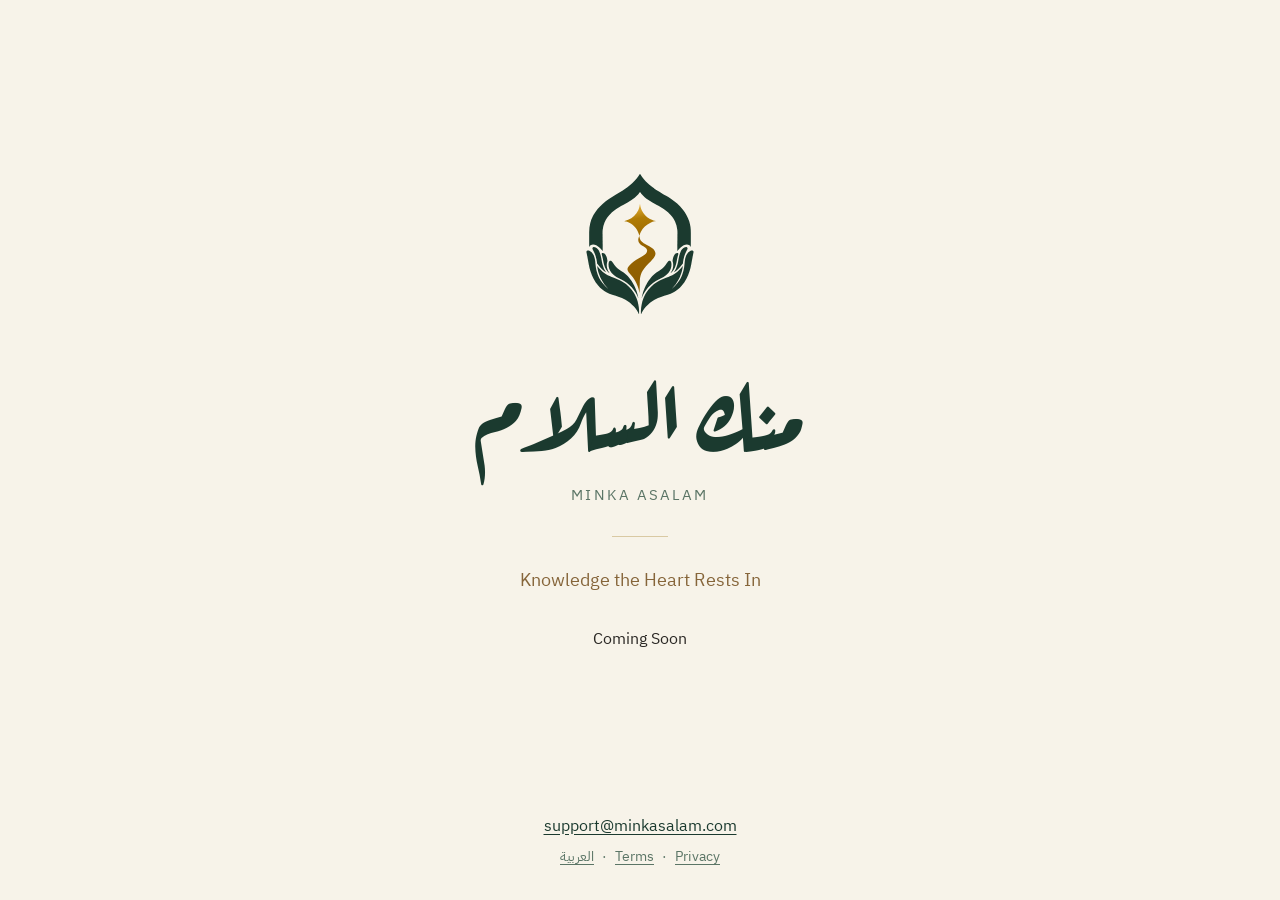
<file: index.html>
<!doctype html>
<html lang="en" dir="ltr">
<head>
<meta charset="utf-8">
<meta name="viewport" content="width=device-width, initial-scale=1">
<title>Minka Asalam · منك السلام</title>
<meta name="description" content="Knowledge the Heart Rests In">
<link rel="canonical" href="https://minkasalam.com/">
<link rel="alternate" hreflang="en" href="https://minkasalam.com/">
<link rel="alternate" hreflang="ar" href="https://minkasalam.com/ar/">
<link rel="alternate" hreflang="x-default" href="https://minkasalam.com/">
<meta property="og:title" content="Minka Asalam · منك السلام">
<meta property="og:description" content="Knowledge the Heart Rests In">
<meta property="og:url" content="https://minkasalam.com/">
<meta property="og:type" content="website">
<meta property="og:image" content="https://minkasalam.com/brand/share.png">
<meta property="og:image:width" content="1200">
<meta property="og:image:height" content="630">
<meta property="og:image:alt" content="Minka Asalam · منك السلام">
<meta name="twitter:card" content="summary_large_image">
<link rel="icon" type="image/png" sizes="32x32" href="/brand/favicon-32.png">
<link rel="icon" type="image/png" sizes="48x48" href="/brand/favicon-48.png">
<link rel="icon" type="image/png" sizes="192x192" href="/brand/icon-192.png">
<link rel="apple-touch-icon" href="/brand/icon-192.png">
<meta name="theme-color" content="#F7F3E9" media="(prefers-color-scheme: light)">
<meta name="theme-color" content="#000B1A" media="(prefers-color-scheme: dark)">
<meta name="color-scheme" content="light dark">
<link rel="preconnect" href="https://fonts.googleapis.com">
<link rel="preconnect" href="https://fonts.gstatic.com" crossorigin>
<link href="https://fonts.googleapis.com/css2?family=Aref+Ruqaa:wght@700&family=IBM+Plex+Sans+Arabic:wght@400;500;700&display=swap" rel="stylesheet">
<link rel="stylesheet" href="/style.css">
</head>
<body class="soon">
<main class="soon-main">
  <picture>
    <source srcset="/brand/mark-on-dark.svg" media="(prefers-color-scheme: dark)">
    <img class="logo" src="/brand/mark-on-cream.svg" width="112" height="112" alt="">
  </picture>
  <h1 class="name" lang="ar" dir="rtl">منك السلام</h1>
  <p class="latin" lang="en">Minka Asalam</p>
  <div class="rule" aria-hidden="true"></div>
  <p class="tag">Knowledge the Heart Rests In</p>
  <p class="when">Coming Soon</p>
</main>
<footer class="soon-foot">
  <p class="mail"><a class="email" href="mailto:support@minkasalam.com" dir="ltr">support@minkasalam.com</a></p>
  <nav class="links">
    <a href="/ar/" lang="ar" hreflang="ar">العربية</a><span aria-hidden="true">·</span>
    <a href="/terms/">Terms</a><span aria-hidden="true">·</span>
    <a href="/privacy/">Privacy</a>
  </nav>
</footer>
</body>
</html>
</file>
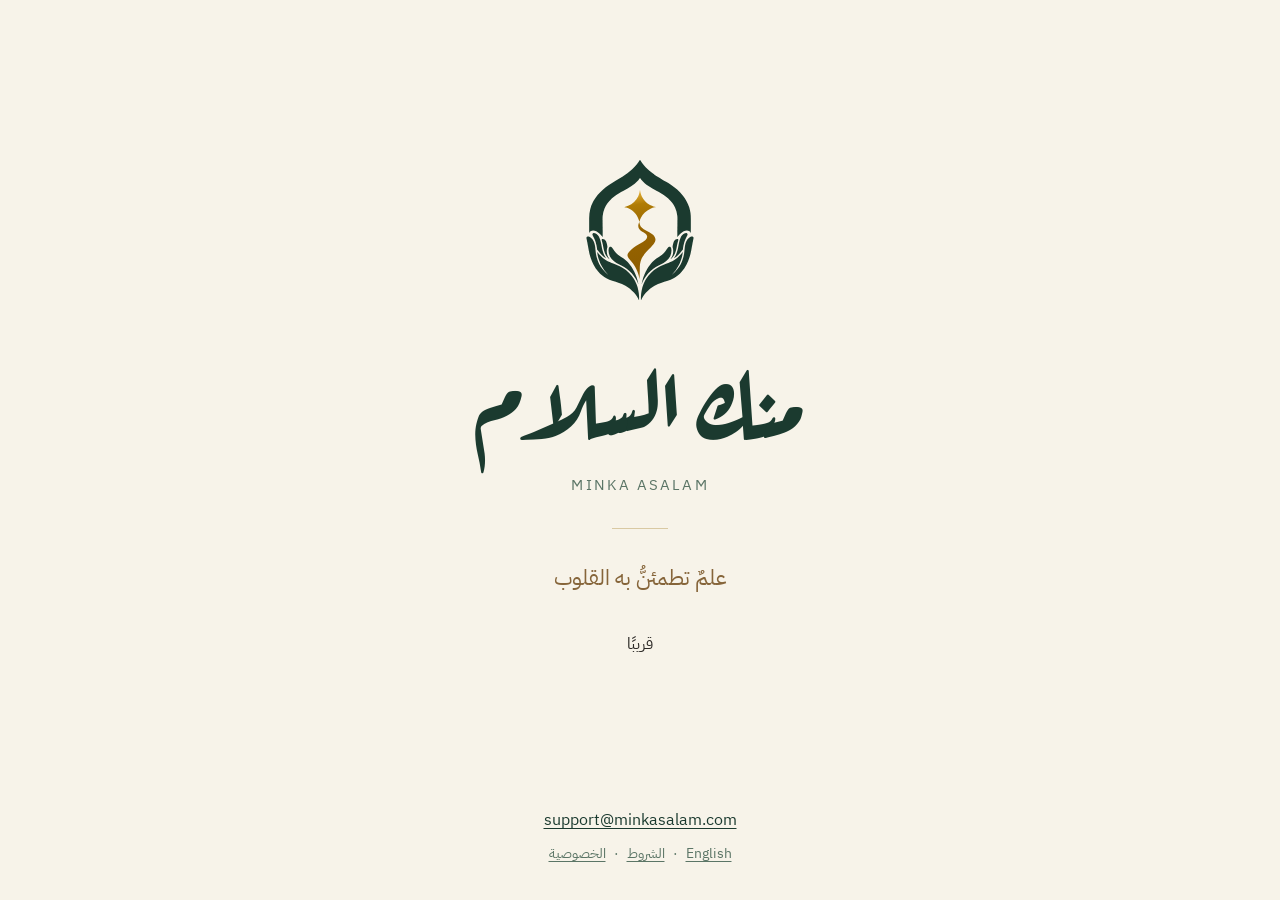
<file: ar/index.html>
<!doctype html>
<html lang="ar" dir="rtl">
<head>
<meta charset="utf-8">
<meta name="viewport" content="width=device-width, initial-scale=1">
<title>منك السلام · Minka Asalam</title>
<meta name="description" content="علمٌ تطمئنُّ به القلوب">
<link rel="canonical" href="https://minkasalam.com/ar/">
<link rel="alternate" hreflang="en" href="https://minkasalam.com/">
<link rel="alternate" hreflang="ar" href="https://minkasalam.com/ar/">
<link rel="alternate" hreflang="x-default" href="https://minkasalam.com/">
<meta property="og:title" content="منك السلام · Minka Asalam">
<meta property="og:description" content="علمٌ تطمئنُّ به القلوب">
<meta property="og:url" content="https://minkasalam.com/ar/">
<meta property="og:type" content="website">
<meta property="og:image" content="https://minkasalam.com/brand/share.png">
<meta property="og:image:width" content="1200">
<meta property="og:image:height" content="630">
<meta property="og:image:alt" content="Minka Asalam · منك السلام">
<meta name="twitter:card" content="summary_large_image">
<link rel="icon" type="image/png" sizes="32x32" href="/brand/favicon-32.png">
<link rel="icon" type="image/png" sizes="48x48" href="/brand/favicon-48.png">
<link rel="icon" type="image/png" sizes="192x192" href="/brand/icon-192.png">
<link rel="apple-touch-icon" href="/brand/icon-192.png">
<meta name="theme-color" content="#F7F3E9" media="(prefers-color-scheme: light)">
<meta name="theme-color" content="#000B1A" media="(prefers-color-scheme: dark)">
<meta name="color-scheme" content="light dark">
<link rel="preconnect" href="https://fonts.googleapis.com">
<link rel="preconnect" href="https://fonts.gstatic.com" crossorigin>
<link href="https://fonts.googleapis.com/css2?family=Aref+Ruqaa:wght@700&family=IBM+Plex+Sans+Arabic:wght@400;500;700&display=swap" rel="stylesheet">
<link rel="stylesheet" href="/style.css">
</head>
<body class="soon">
<main class="soon-main">
  <picture>
    <source srcset="/brand/mark-on-dark.svg" media="(prefers-color-scheme: dark)">
    <img class="logo" src="/brand/mark-on-cream.svg" width="112" height="112" alt="">
  </picture>
  <h1 class="name" lang="ar" dir="rtl">منك السلام</h1>
  <p class="latin" lang="en">Minka Asalam</p>
  <div class="rule" aria-hidden="true"></div>
  <p class="tag">علمٌ تطمئنُّ به القلوب</p>
  <p class="when">قريبًا</p>
</main>
<footer class="soon-foot">
  <p class="mail"><a class="email" href="mailto:support@minkasalam.com" dir="ltr">support@minkasalam.com</a></p>
  <nav class="links">
    <a href="/" lang="en" hreflang="en">English</a><span aria-hidden="true">·</span>
    <a href="/ar/terms/">الشروط</a><span aria-hidden="true">·</span>
    <a href="/ar/privacy/">الخصوصية</a>
  </nav>
</footer>
</body>
</html>
</file>
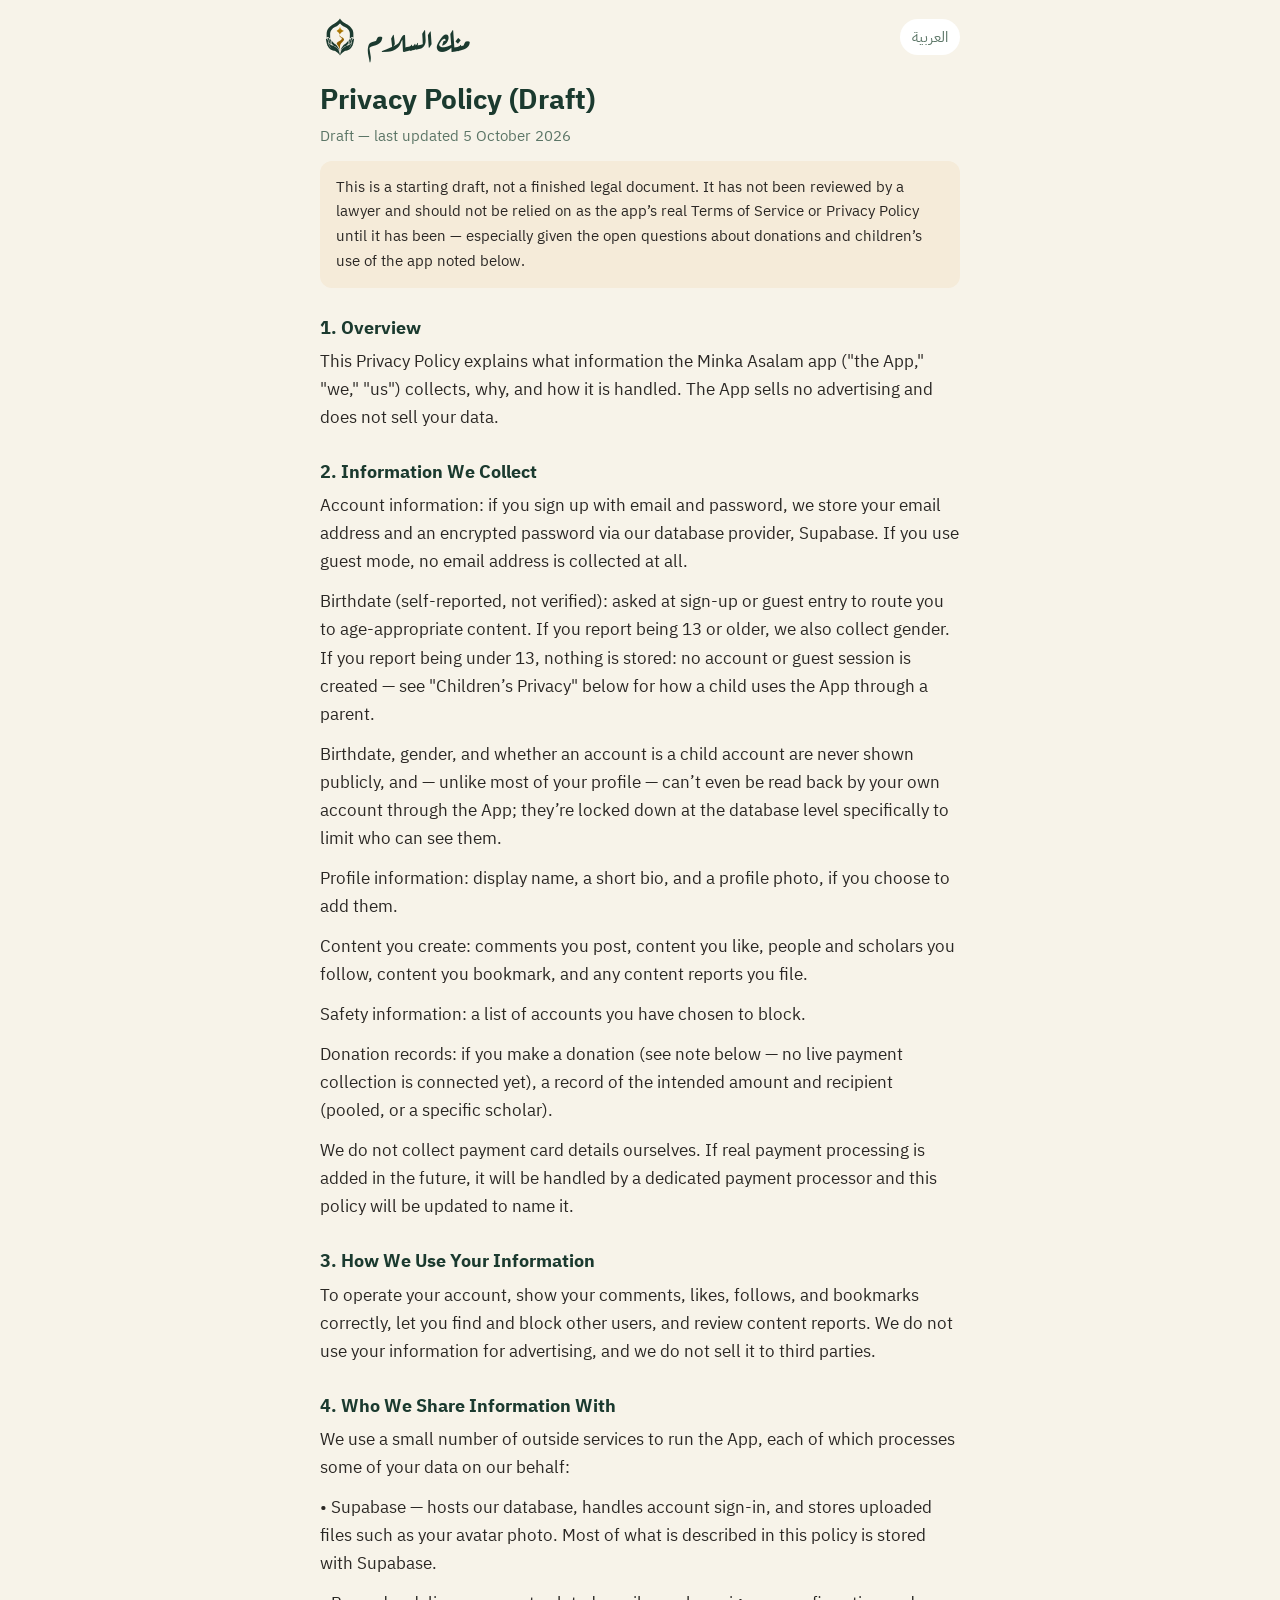
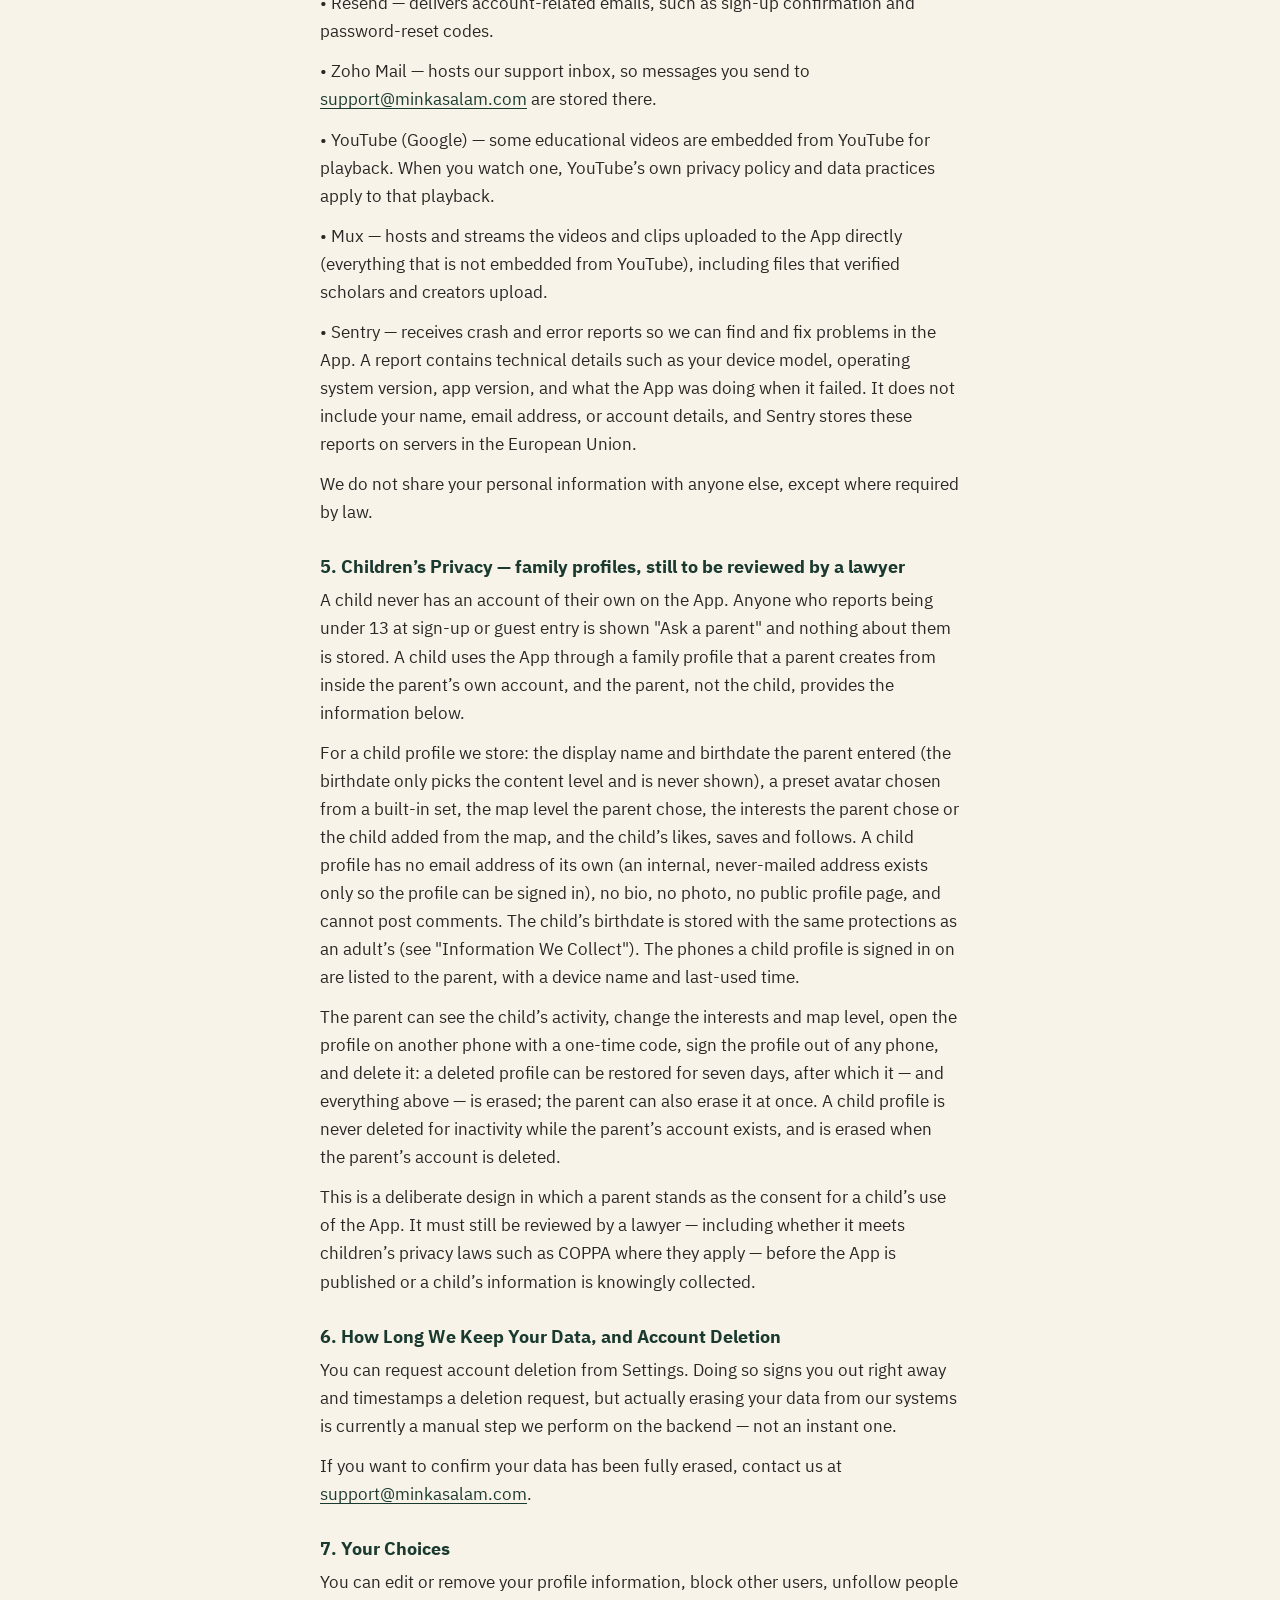
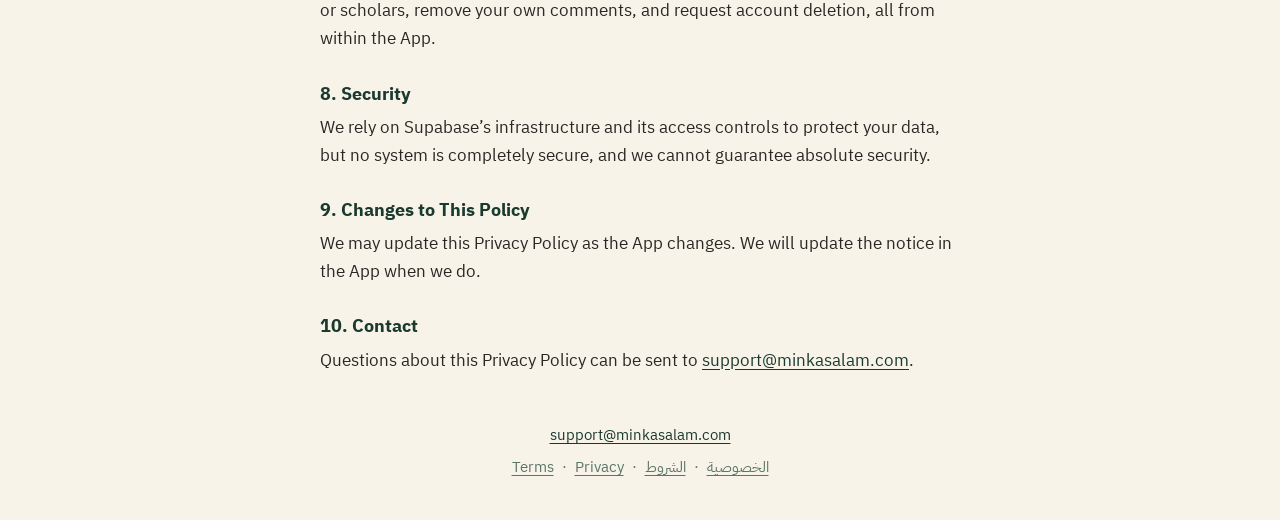
<file: privacy/index.html>
<!doctype html>
<html lang="en" dir="ltr">
<head>
<meta charset="utf-8">
<meta name="viewport" content="width=device-width, initial-scale=1">
<title>Privacy Policy (Draft) · Minka Asalam</title>
<meta name="description" content="Privacy Policy (Draft) · Minka Asalam">
<link rel="canonical" href="https://minkasalam.com/privacy/">
<link rel="alternate" hreflang="en" href="https://minkasalam.com/privacy/">
<link rel="alternate" hreflang="ar" href="https://minkasalam.com/ar/privacy/">
<meta property="og:title" content="Privacy Policy (Draft) · Minka Asalam">
<meta property="og:description" content="Privacy Policy (Draft) · Minka Asalam">
<meta property="og:url" content="https://minkasalam.com/privacy/">
<meta property="og:type" content="website">
<meta property="og:image" content="https://minkasalam.com/brand/share.png">
<meta property="og:image:width" content="1200">
<meta property="og:image:height" content="630">
<meta property="og:image:alt" content="Minka Asalam · منك السلام">
<meta name="twitter:card" content="summary_large_image">
<link rel="icon" type="image/png" sizes="32x32" href="/brand/favicon-32.png">
<link rel="icon" type="image/png" sizes="48x48" href="/brand/favicon-48.png">
<link rel="icon" type="image/png" sizes="192x192" href="/brand/icon-192.png">
<link rel="apple-touch-icon" href="/brand/icon-192.png">
<meta name="theme-color" content="#F7F3E9" media="(prefers-color-scheme: light)">
<meta name="theme-color" content="#000B1A" media="(prefers-color-scheme: dark)">
<meta name="color-scheme" content="light dark">
<link rel="preconnect" href="https://fonts.googleapis.com">
<link rel="preconnect" href="https://fonts.gstatic.com" crossorigin>
<link href="https://fonts.googleapis.com/css2?family=Aref+Ruqaa:wght@700&family=IBM+Plex+Sans+Arabic:wght@400;500;700&display=swap" rel="stylesheet">
<link rel="stylesheet" href="/style.css">
</head>
<body>
<header class="top">
  <a class="mark" href="/" aria-label="Minka Asalam"><picture>
    <source srcset="/brand/mark-on-dark.svg" media="(prefers-color-scheme: dark)">
    <img class="mark-logo" src="/brand/mark-on-cream.svg" width="40" height="40" alt="">
  </picture><span class="mark-ar" lang="ar" dir="rtl">منك السلام</span></a>
  <a class="switch" href="/ar/privacy/" lang="ar" hreflang="ar">العربية</a>
</header>
<main>
<article class="legal">
  <h1>Privacy Policy (Draft)</h1>
  <p class="updated">Draft — last updated 5 October 2026</p>
  <p class="notice">This is a starting draft, not a finished legal document. It has not been reviewed by a lawyer and should not be relied on as the app’s real Terms of Service or Privacy Policy until it has been — especially given the open questions about donations and children’s use of the app noted below.</p>
  <section>
    <h2>1. Overview</h2>
    <p>This Privacy Policy explains what information the Minka Asalam app (&quot;the App,&quot; &quot;we,&quot; &quot;us&quot;) collects, why, and how it is handled. The App sells no advertising and does not sell your data.</p>
  </section>
  <section>
    <h2>2. Information We Collect</h2>
    <p>Account information: if you sign up with email and password, we store your email address and an encrypted password via our database provider, Supabase. If you use guest mode, no email address is collected at all.</p>
    <p>Birthdate (self-reported, not verified): asked at sign-up or guest entry to route you to age-appropriate content. If you report being 13 or older, we also collect gender. If you report being under 13, nothing is stored: no account or guest session is created — see &quot;Children’s Privacy&quot; below for how a child uses the App through a parent.</p>
    <p>Birthdate, gender, and whether an account is a child account are never shown publicly, and — unlike most of your profile — can’t even be read back by your own account through the App; they’re locked down at the database level specifically to limit who can see them.</p>
    <p>Profile information: display name, a short bio, and a profile photo, if you choose to add them.</p>
    <p>Content you create: comments you post, content you like, people and scholars you follow, content you bookmark, and any content reports you file.</p>
    <p>Safety information: a list of accounts you have chosen to block.</p>
    <p>Donation records: if you make a donation (see note below — no live payment collection is connected yet), a record of the intended amount and recipient (pooled, or a specific scholar).</p>
    <p>We do not collect payment card details ourselves. If real payment processing is added in the future, it will be handled by a dedicated payment processor and this policy will be updated to name it.</p>
  </section>
  <section>
    <h2>3. How We Use Your Information</h2>
    <p>To operate your account, show your comments, likes, follows, and bookmarks correctly, let you find and block other users, and review content reports. We do not use your information for advertising, and we do not sell it to third parties.</p>
  </section>
  <section>
    <h2>4. Who We Share Information With</h2>
    <p>We use a small number of outside services to run the App, each of which processes some of your data on our behalf:</p>
    <p>• Supabase — hosts our database, handles account sign-in, and stores uploaded files such as your avatar photo. Most of what is described in this policy is stored with Supabase.</p>
    <p>• Resend — delivers account-related emails, such as sign-up confirmation and password-reset codes.</p>
    <p>• Zoho Mail — hosts our support inbox, so messages you send to <a class="email" href="mailto:support@minkasalam.com" dir="ltr">support@minkasalam.com</a> are stored there.</p>
    <p>• YouTube (Google) — some educational videos are embedded from YouTube for playback. When you watch one, YouTube’s own privacy policy and data practices apply to that playback.</p>
    <p>• Mux — hosts and streams the videos and clips uploaded to the App directly (everything that is not embedded from YouTube), including files that verified scholars and creators upload.</p>
    <p>• Sentry — receives crash and error reports so we can find and fix problems in the App. A report contains technical details such as your device model, operating system version, app version, and what the App was doing when it failed. It does not include your name, email address, or account details, and Sentry stores these reports on servers in the European Union.</p>
    <p>We do not share your personal information with anyone else, except where required by law.</p>
  </section>
  <section>
    <h2>5. Children’s Privacy — family profiles, still to be reviewed by a lawyer</h2>
    <p>A child never has an account of their own on the App. Anyone who reports being under 13 at sign-up or guest entry is shown &quot;Ask a parent&quot; and nothing about them is stored. A child uses the App through a family profile that a parent creates from inside the parent’s own account, and the parent, not the child, provides the information below.</p>
    <p>For a child profile we store: the display name and birthdate the parent entered (the birthdate only picks the content level and is never shown), a preset avatar chosen from a built-in set, the map level the parent chose, the interests the parent chose or the child added from the map, and the child’s likes, saves and follows. A child profile has no email address of its own (an internal, never-mailed address exists only so the profile can be signed in), no bio, no photo, no public profile page, and cannot post comments. The child’s birthdate is stored with the same protections as an adult’s (see &quot;Information We Collect&quot;). The phones a child profile is signed in on are listed to the parent, with a device name and last-used time.</p>
    <p>The parent can see the child’s activity, change the interests and map level, open the profile on another phone with a one-time code, sign the profile out of any phone, and delete it: a deleted profile can be restored for seven days, after which it — and everything above — is erased; the parent can also erase it at once. A child profile is never deleted for inactivity while the parent’s account exists, and is erased when the parent’s account is deleted.</p>
    <p>This is a deliberate design in which a parent stands as the consent for a child’s use of the App. It must still be reviewed by a lawyer — including whether it meets children’s privacy laws such as COPPA where they apply — before the App is published or a child’s information is knowingly collected.</p>
  </section>
  <section>
    <h2>6. How Long We Keep Your Data, and Account Deletion</h2>
    <p>You can request account deletion from Settings. Doing so signs you out right away and timestamps a deletion request, but actually erasing your data from our systems is currently a manual step we perform on the backend — not an instant one.</p>
    <p>If you want to confirm your data has been fully erased, contact us at <a class="email" href="mailto:support@minkasalam.com" dir="ltr">support@minkasalam.com</a>.</p>
  </section>
  <section>
    <h2>7. Your Choices</h2>
    <p>You can edit or remove your profile information, block other users, unfollow people or scholars, remove your own comments, and request account deletion, all from within the App.</p>
  </section>
  <section>
    <h2>8. Security</h2>
    <p>We rely on Supabase’s infrastructure and its access controls to protect your data, but no system is completely secure, and we cannot guarantee absolute security.</p>
  </section>
  <section>
    <h2>9. Changes to This Policy</h2>
    <p>We may update this Privacy Policy as the App changes. We will update the notice in the App when we do.</p>
  </section>
  <section>
    <h2>10. Contact</h2>
    <p>Questions about this Privacy Policy can be sent to <a class="email" href="mailto:support@minkasalam.com" dir="ltr">support@minkasalam.com</a>.</p>
  </section>
</article>
</main>
<footer class="foot">
  <p><a class="email" href="mailto:support@minkasalam.com" dir="ltr">support@minkasalam.com</a></p>
  <nav class="links">
    <a href="/terms/">Terms</a><span aria-hidden="true">·</span>
    <a href="/privacy/">Privacy</a><span aria-hidden="true">·</span>
    <a href="/ar/terms/" lang="ar">الشروط</a><span aria-hidden="true">·</span>
    <a href="/ar/privacy/" lang="ar">الخصوصية</a>
  </nav>
</footer>
</body>
</html>
</file>
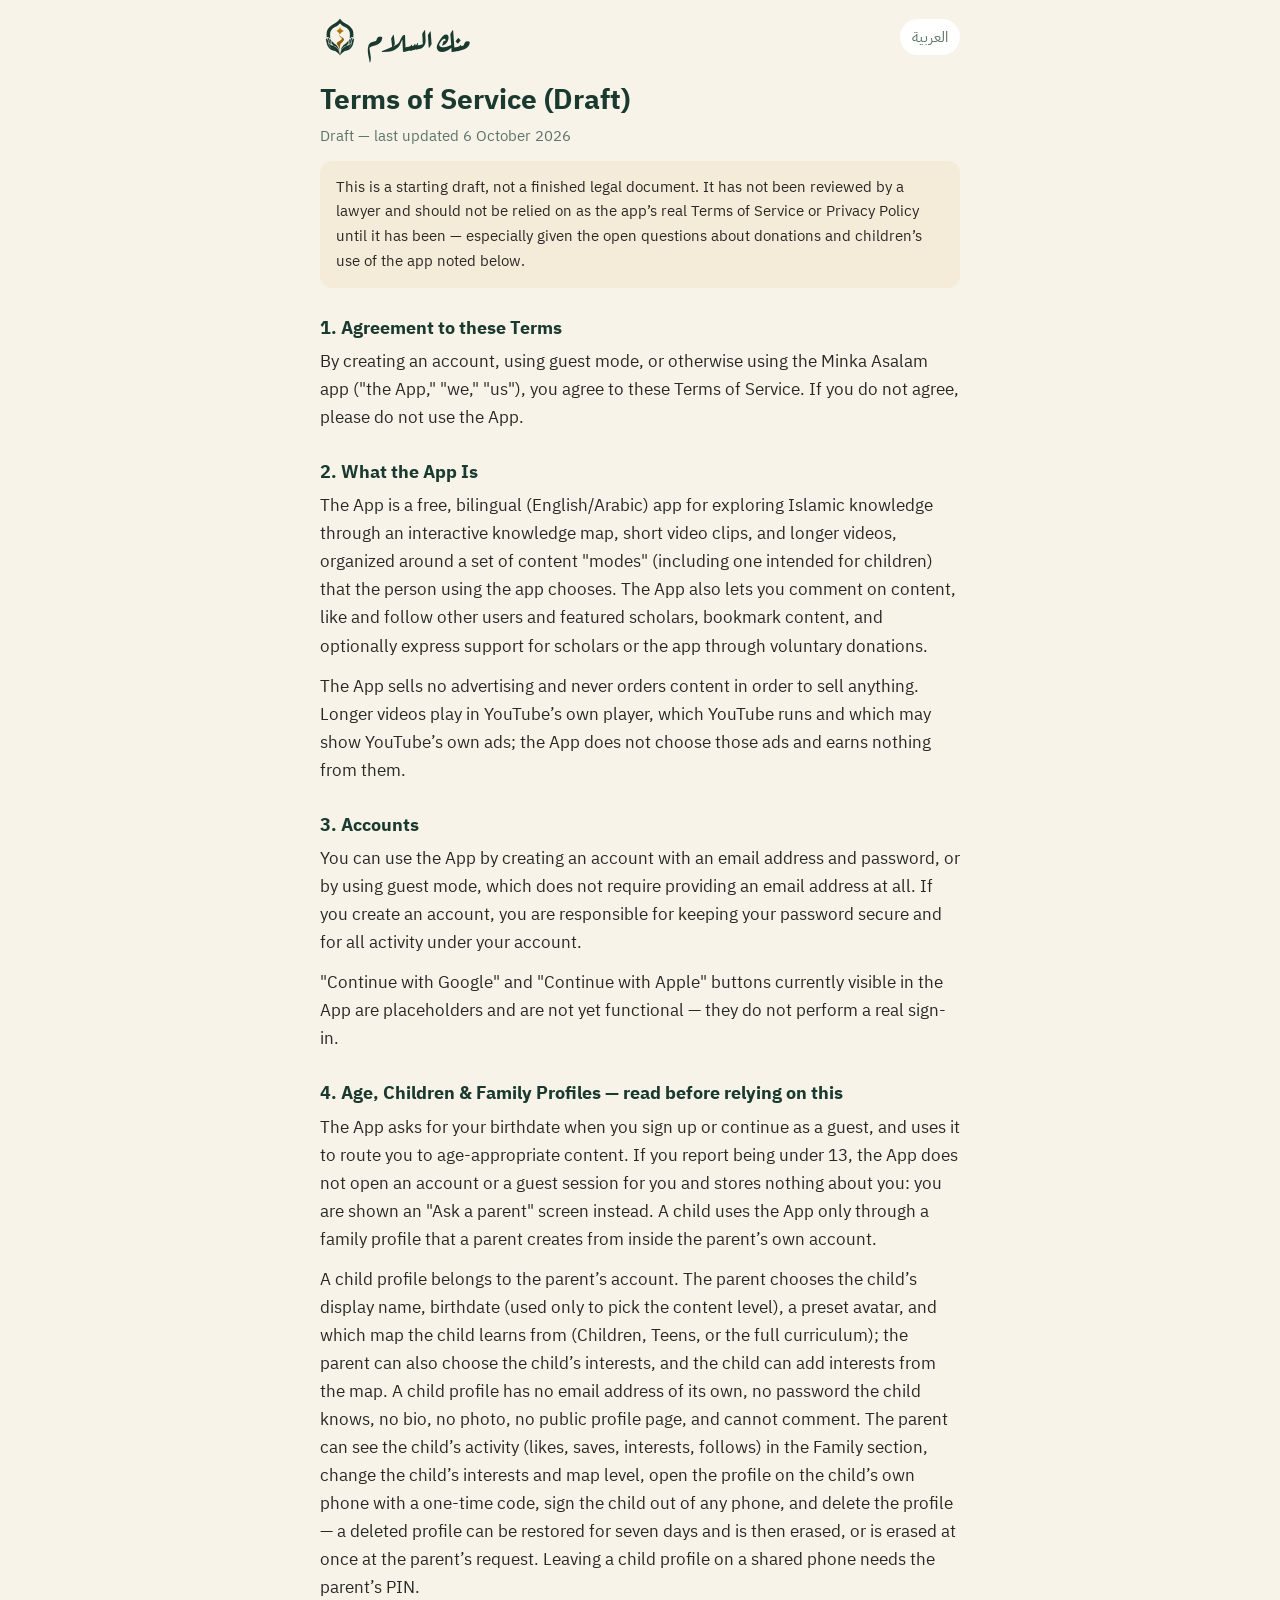
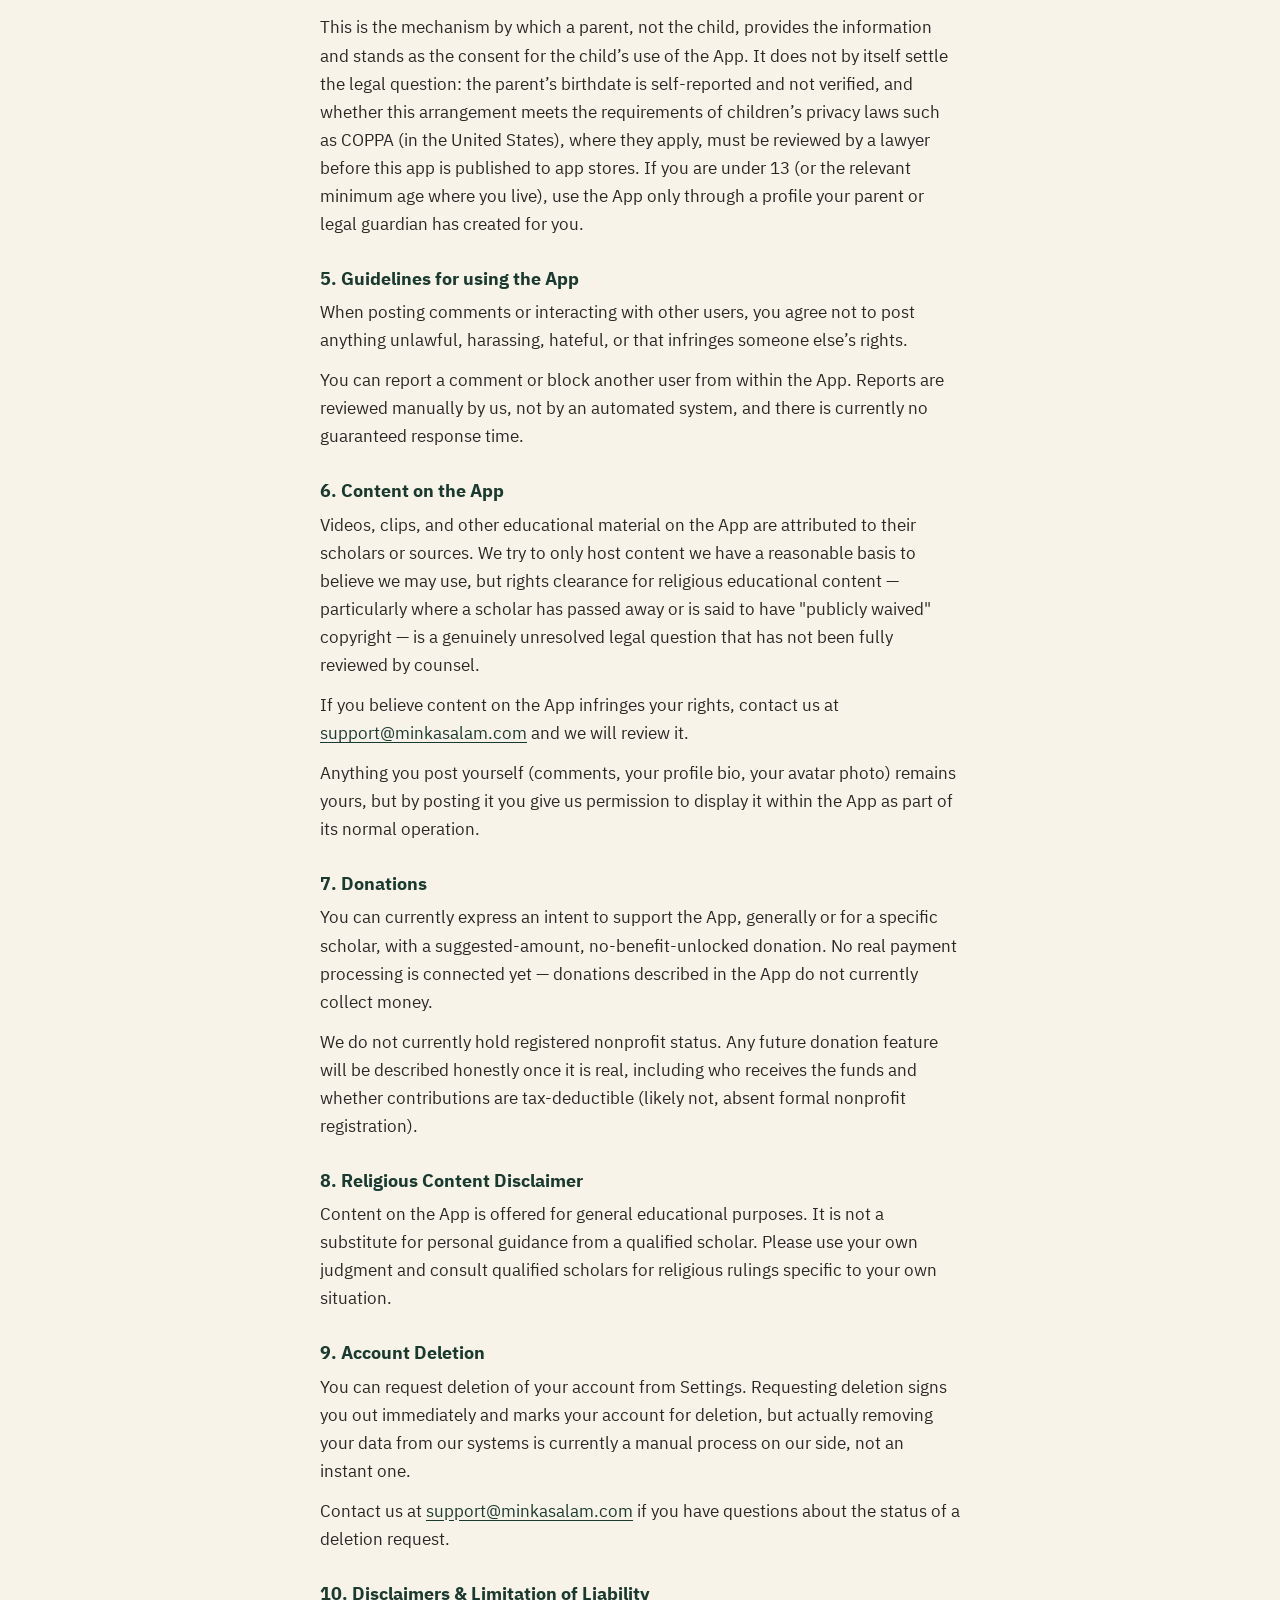
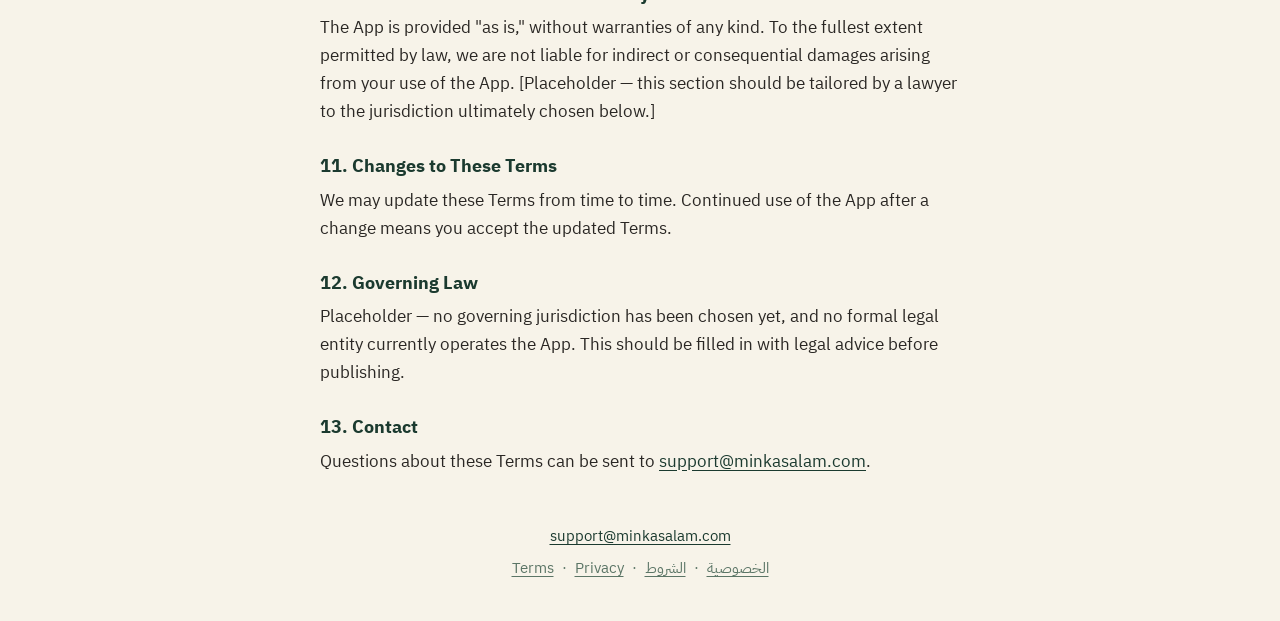
<file: terms/index.html>
<!doctype html>
<html lang="en" dir="ltr">
<head>
<meta charset="utf-8">
<meta name="viewport" content="width=device-width, initial-scale=1">
<title>Terms of Service (Draft) · Minka Asalam</title>
<meta name="description" content="Terms of Service (Draft) · Minka Asalam">
<link rel="canonical" href="https://minkasalam.com/terms/">
<link rel="alternate" hreflang="en" href="https://minkasalam.com/terms/">
<link rel="alternate" hreflang="ar" href="https://minkasalam.com/ar/terms/">
<meta property="og:title" content="Terms of Service (Draft) · Minka Asalam">
<meta property="og:description" content="Terms of Service (Draft) · Minka Asalam">
<meta property="og:url" content="https://minkasalam.com/terms/">
<meta property="og:type" content="website">
<meta property="og:image" content="https://minkasalam.com/brand/share.png">
<meta property="og:image:width" content="1200">
<meta property="og:image:height" content="630">
<meta property="og:image:alt" content="Minka Asalam · منك السلام">
<meta name="twitter:card" content="summary_large_image">
<link rel="icon" type="image/png" sizes="32x32" href="/brand/favicon-32.png">
<link rel="icon" type="image/png" sizes="48x48" href="/brand/favicon-48.png">
<link rel="icon" type="image/png" sizes="192x192" href="/brand/icon-192.png">
<link rel="apple-touch-icon" href="/brand/icon-192.png">
<meta name="theme-color" content="#F7F3E9" media="(prefers-color-scheme: light)">
<meta name="theme-color" content="#000B1A" media="(prefers-color-scheme: dark)">
<meta name="color-scheme" content="light dark">
<link rel="preconnect" href="https://fonts.googleapis.com">
<link rel="preconnect" href="https://fonts.gstatic.com" crossorigin>
<link href="https://fonts.googleapis.com/css2?family=Aref+Ruqaa:wght@700&family=IBM+Plex+Sans+Arabic:wght@400;500;700&display=swap" rel="stylesheet">
<link rel="stylesheet" href="/style.css">
</head>
<body>
<header class="top">
  <a class="mark" href="/" aria-label="Minka Asalam"><picture>
    <source srcset="/brand/mark-on-dark.svg" media="(prefers-color-scheme: dark)">
    <img class="mark-logo" src="/brand/mark-on-cream.svg" width="40" height="40" alt="">
  </picture><span class="mark-ar" lang="ar" dir="rtl">منك السلام</span></a>
  <a class="switch" href="/ar/terms/" lang="ar" hreflang="ar">العربية</a>
</header>
<main>
<article class="legal">
  <h1>Terms of Service (Draft)</h1>
  <p class="updated">Draft — last updated 6 October 2026</p>
  <p class="notice">This is a starting draft, not a finished legal document. It has not been reviewed by a lawyer and should not be relied on as the app’s real Terms of Service or Privacy Policy until it has been — especially given the open questions about donations and children’s use of the app noted below.</p>
  <section>
    <h2>1. Agreement to these Terms</h2>
    <p>By creating an account, using guest mode, or otherwise using the Minka Asalam app (&quot;the App,&quot; &quot;we,&quot; &quot;us&quot;), you agree to these Terms of Service. If you do not agree, please do not use the App.</p>
  </section>
  <section>
    <h2>2. What the App Is</h2>
    <p>The App is a free, bilingual (English/Arabic) app for exploring Islamic knowledge through an interactive knowledge map, short video clips, and longer videos, organized around a set of content &quot;modes&quot; (including one intended for children) that the person using the app chooses. The App also lets you comment on content, like and follow other users and featured scholars, bookmark content, and optionally express support for scholars or the app through voluntary donations.</p>
    <p>The App sells no advertising and never orders content in order to sell anything. Longer videos play in YouTube’s own player, which YouTube runs and which may show YouTube’s own ads; the App does not choose those ads and earns nothing from them.</p>
  </section>
  <section>
    <h2>3. Accounts</h2>
    <p>You can use the App by creating an account with an email address and password, or by using guest mode, which does not require providing an email address at all. If you create an account, you are responsible for keeping your password secure and for all activity under your account.</p>
    <p>&quot;Continue with Google&quot; and &quot;Continue with Apple&quot; buttons currently visible in the App are placeholders and are not yet functional — they do not perform a real sign-in.</p>
  </section>
  <section>
    <h2>4. Age, Children &amp; Family Profiles — read before relying on this</h2>
    <p>The App asks for your birthdate when you sign up or continue as a guest, and uses it to route you to age-appropriate content. If you report being under 13, the App does not open an account or a guest session for you and stores nothing about you: you are shown an &quot;Ask a parent&quot; screen instead. A child uses the App only through a family profile that a parent creates from inside the parent’s own account.</p>
    <p>A child profile belongs to the parent’s account. The parent chooses the child’s display name, birthdate (used only to pick the content level), a preset avatar, and which map the child learns from (Children, Teens, or the full curriculum); the parent can also choose the child’s interests, and the child can add interests from the map. A child profile has no email address of its own, no password the child knows, no bio, no photo, no public profile page, and cannot comment. The parent can see the child’s activity (likes, saves, interests, follows) in the Family section, change the child’s interests and map level, open the profile on the child’s own phone with a one-time code, sign the child out of any phone, and delete the profile — a deleted profile can be restored for seven days and is then erased, or is erased at once at the parent’s request. Leaving a child profile on a shared phone needs the parent’s PIN.</p>
    <p>This is the mechanism by which a parent, not the child, provides the information and stands as the consent for the child’s use of the App. It does not by itself settle the legal question: the parent’s birthdate is self-reported and not verified, and whether this arrangement meets the requirements of children’s privacy laws such as COPPA (in the United States), where they apply, must be reviewed by a lawyer before this app is published to app stores. If you are under 13 (or the relevant minimum age where you live), use the App only through a profile your parent or legal guardian has created for you.</p>
  </section>
  <section>
    <h2>5. Guidelines for using the App</h2>
    <p>When posting comments or interacting with other users, you agree not to post anything unlawful, harassing, hateful, or that infringes someone else’s rights.</p>
    <p>You can report a comment or block another user from within the App. Reports are reviewed manually by us, not by an automated system, and there is currently no guaranteed response time.</p>
  </section>
  <section>
    <h2>6. Content on the App</h2>
    <p>Videos, clips, and other educational material on the App are attributed to their scholars or sources. We try to only host content we have a reasonable basis to believe we may use, but rights clearance for religious educational content — particularly where a scholar has passed away or is said to have &quot;publicly waived&quot; copyright — is a genuinely unresolved legal question that has not been fully reviewed by counsel.</p>
    <p>If you believe content on the App infringes your rights, contact us at <a class="email" href="mailto:support@minkasalam.com" dir="ltr">support@minkasalam.com</a> and we will review it.</p>
    <p>Anything you post yourself (comments, your profile bio, your avatar photo) remains yours, but by posting it you give us permission to display it within the App as part of its normal operation.</p>
  </section>
  <section>
    <h2>7. Donations</h2>
    <p>You can currently express an intent to support the App, generally or for a specific scholar, with a suggested-amount, no-benefit-unlocked donation. No real payment processing is connected yet — donations described in the App do not currently collect money.</p>
    <p>We do not currently hold registered nonprofit status. Any future donation feature will be described honestly once it is real, including who receives the funds and whether contributions are tax-deductible (likely not, absent formal nonprofit registration).</p>
  </section>
  <section>
    <h2>8. Religious Content Disclaimer</h2>
    <p>Content on the App is offered for general educational purposes. It is not a substitute for personal guidance from a qualified scholar. Please use your own judgment and consult qualified scholars for religious rulings specific to your own situation.</p>
  </section>
  <section>
    <h2>9. Account Deletion</h2>
    <p>You can request deletion of your account from Settings. Requesting deletion signs you out immediately and marks your account for deletion, but actually removing your data from our systems is currently a manual process on our side, not an instant one.</p>
    <p>Contact us at <a class="email" href="mailto:support@minkasalam.com" dir="ltr">support@minkasalam.com</a> if you have questions about the status of a deletion request.</p>
  </section>
  <section>
    <h2>10. Disclaimers &amp; Limitation of Liability</h2>
    <p>The App is provided &quot;as is,&quot; without warranties of any kind. To the fullest extent permitted by law, we are not liable for indirect or consequential damages arising from your use of the App. [Placeholder — this section should be tailored by a lawyer to the jurisdiction ultimately chosen below.]</p>
  </section>
  <section>
    <h2>11. Changes to These Terms</h2>
    <p>We may update these Terms from time to time. Continued use of the App after a change means you accept the updated Terms.</p>
  </section>
  <section>
    <h2>12. Governing Law</h2>
    <p>Placeholder — no governing jurisdiction has been chosen yet, and no formal legal entity currently operates the App. This should be filled in with legal advice before publishing.</p>
  </section>
  <section>
    <h2>13. Contact</h2>
    <p>Questions about these Terms can be sent to <a class="email" href="mailto:support@minkasalam.com" dir="ltr">support@minkasalam.com</a>.</p>
  </section>
</article>
</main>
<footer class="foot">
  <p><a class="email" href="mailto:support@minkasalam.com" dir="ltr">support@minkasalam.com</a></p>
  <nav class="links">
    <a href="/terms/">Terms</a><span aria-hidden="true">·</span>
    <a href="/privacy/">Privacy</a><span aria-hidden="true">·</span>
    <a href="/ar/terms/" lang="ar">الشروط</a><span aria-hidden="true">·</span>
    <a href="/ar/privacy/" lang="ar">الخصوصية</a>
  </nav>
</footer>
</body>
</html>
</file>
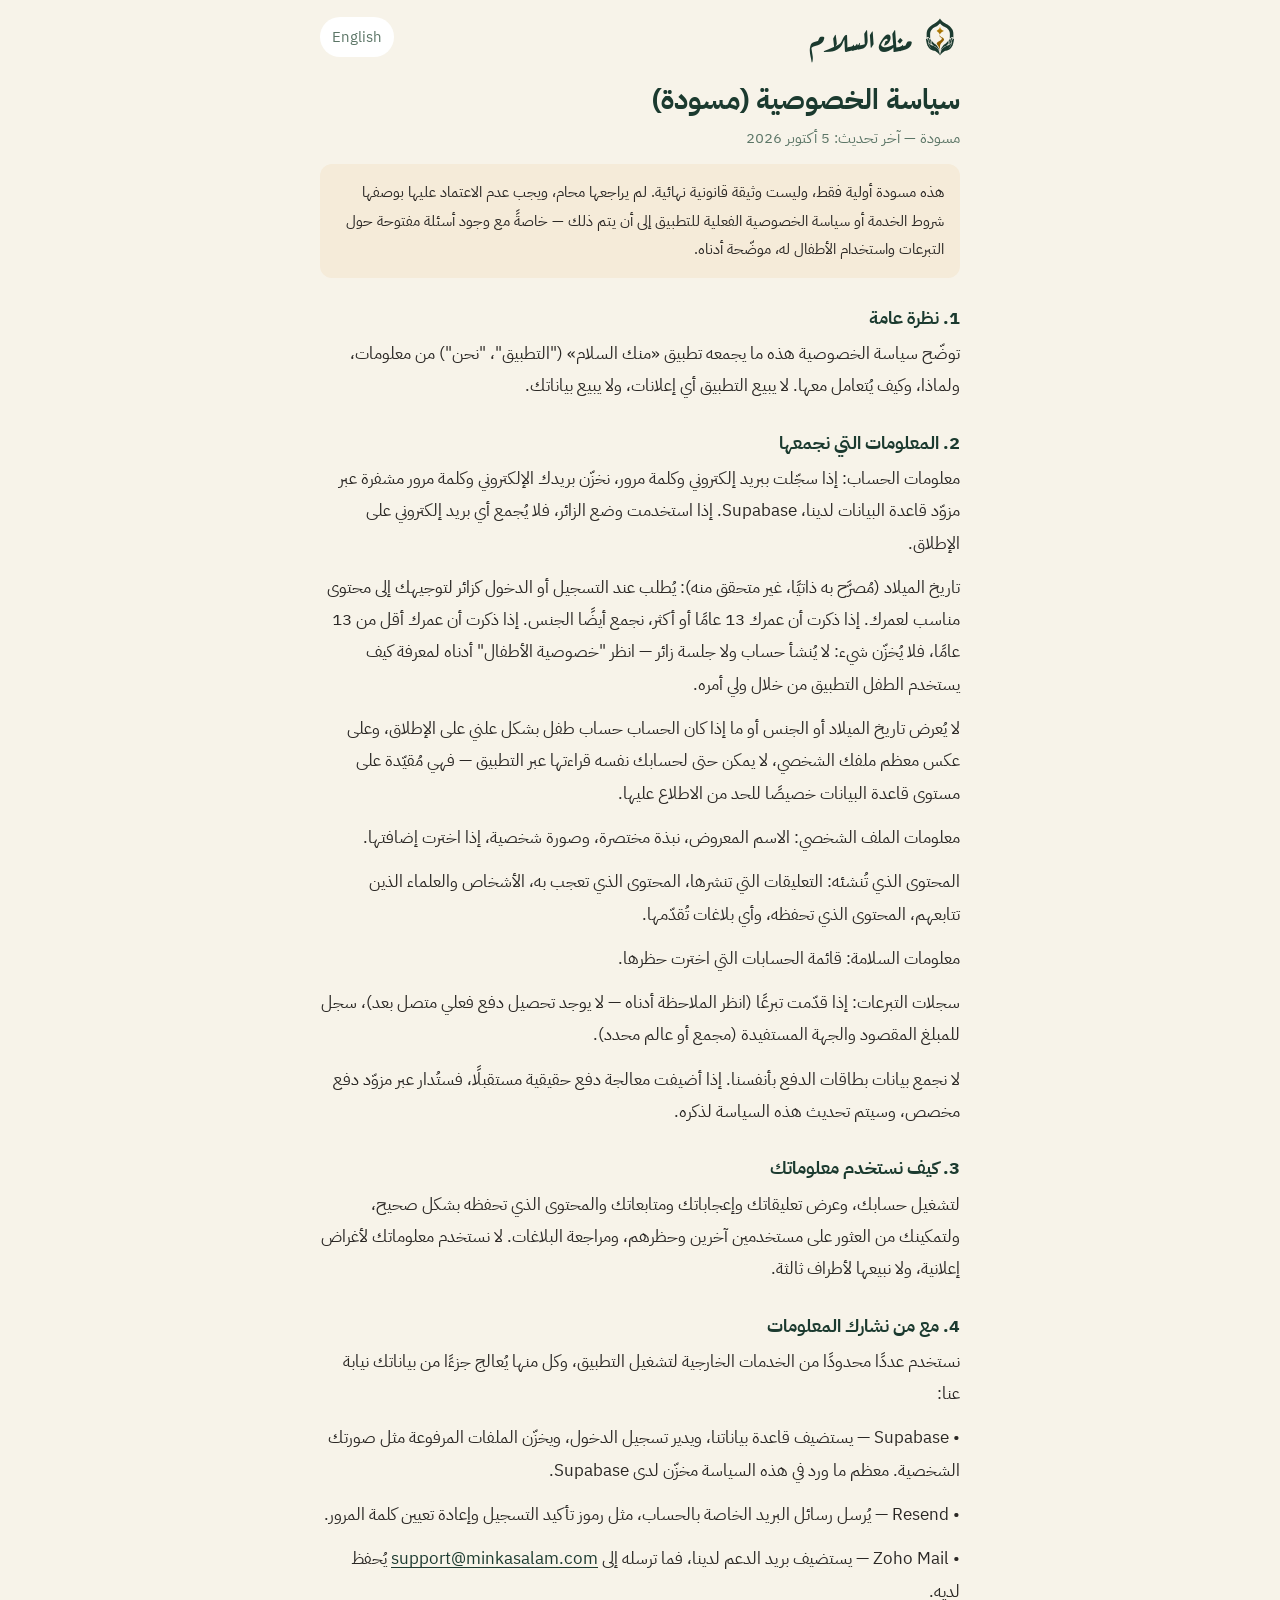
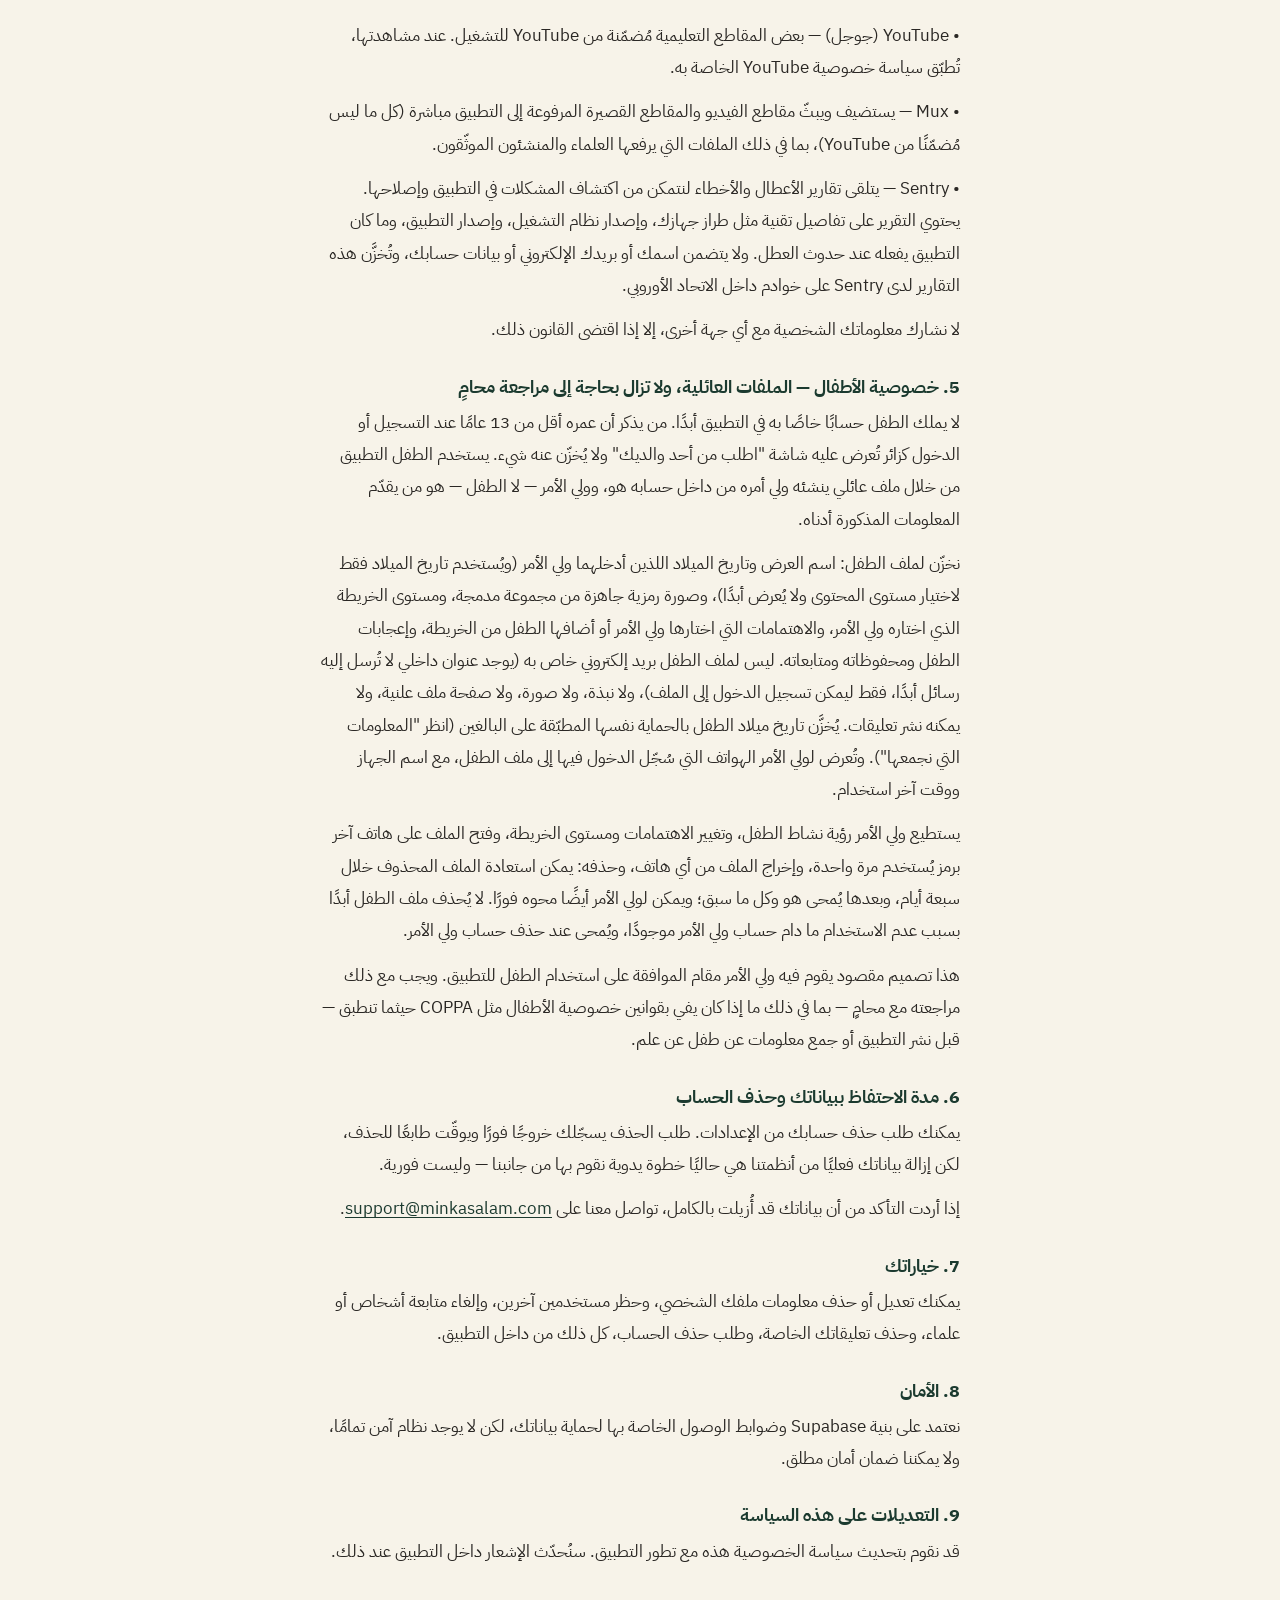
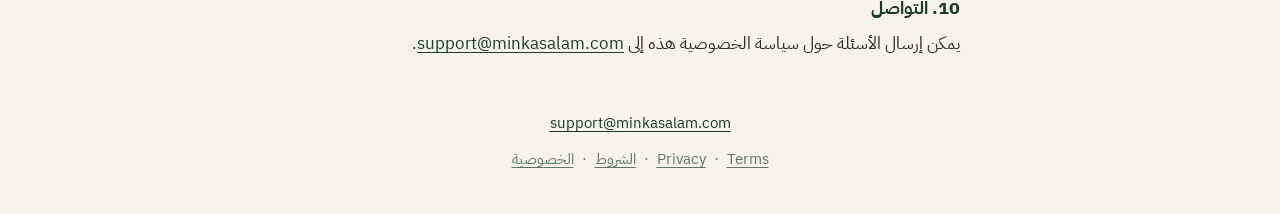
<file: ar/privacy/index.html>
<!doctype html>
<html lang="ar" dir="rtl">
<head>
<meta charset="utf-8">
<meta name="viewport" content="width=device-width, initial-scale=1">
<title>سياسة الخصوصية (مسودة) · منك السلام</title>
<meta name="description" content="سياسة الخصوصية (مسودة) · منك السلام">
<link rel="canonical" href="https://minkasalam.com/ar/privacy/">
<link rel="alternate" hreflang="en" href="https://minkasalam.com/privacy/">
<link rel="alternate" hreflang="ar" href="https://minkasalam.com/ar/privacy/">
<meta property="og:title" content="سياسة الخصوصية (مسودة) · منك السلام">
<meta property="og:description" content="سياسة الخصوصية (مسودة) · منك السلام">
<meta property="og:url" content="https://minkasalam.com/ar/privacy/">
<meta property="og:type" content="website">
<meta property="og:image" content="https://minkasalam.com/brand/share.png">
<meta property="og:image:width" content="1200">
<meta property="og:image:height" content="630">
<meta property="og:image:alt" content="Minka Asalam · منك السلام">
<meta name="twitter:card" content="summary_large_image">
<link rel="icon" type="image/png" sizes="32x32" href="/brand/favicon-32.png">
<link rel="icon" type="image/png" sizes="48x48" href="/brand/favicon-48.png">
<link rel="icon" type="image/png" sizes="192x192" href="/brand/icon-192.png">
<link rel="apple-touch-icon" href="/brand/icon-192.png">
<meta name="theme-color" content="#F7F3E9" media="(prefers-color-scheme: light)">
<meta name="theme-color" content="#000B1A" media="(prefers-color-scheme: dark)">
<meta name="color-scheme" content="light dark">
<link rel="preconnect" href="https://fonts.googleapis.com">
<link rel="preconnect" href="https://fonts.gstatic.com" crossorigin>
<link href="https://fonts.googleapis.com/css2?family=Aref+Ruqaa:wght@700&family=IBM+Plex+Sans+Arabic:wght@400;500;700&display=swap" rel="stylesheet">
<link rel="stylesheet" href="/style.css">
</head>
<body>
<header class="top">
  <a class="mark" href="/ar/" aria-label="Minka Asalam"><picture>
    <source srcset="/brand/mark-on-dark.svg" media="(prefers-color-scheme: dark)">
    <img class="mark-logo" src="/brand/mark-on-cream.svg" width="40" height="40" alt="">
  </picture><span class="mark-ar" lang="ar" dir="rtl">منك السلام</span></a>
  <a class="switch" href="/privacy/" lang="en" hreflang="en">English</a>
</header>
<main>
<article class="legal">
  <h1>سياسة الخصوصية (مسودة)</h1>
  <p class="updated">مسودة — آخر تحديث: 5 أكتوبر 2026</p>
  <p class="notice">هذه مسودة أولية فقط، وليست وثيقة قانونية نهائية. لم يراجعها محام، ويجب عدم الاعتماد عليها بوصفها شروط الخدمة أو سياسة الخصوصية الفعلية للتطبيق إلى أن يتم ذلك — خاصةً مع وجود أسئلة مفتوحة حول التبرعات واستخدام الأطفال له، موضّحة أدناه.</p>
  <section>
    <h2>1. نظرة عامة</h2>
    <p>توضّح سياسة الخصوصية هذه ما يجمعه تطبيق «منك السلام» (&quot;التطبيق&quot;، &quot;نحن&quot;) من معلومات، ولماذا، وكيف يُتعامل معها. لا يبيع التطبيق أي إعلانات، ولا يبيع بياناتك.</p>
  </section>
  <section>
    <h2>2. المعلومات التي نجمعها</h2>
    <p>معلومات الحساب: إذا سجّلت ببريد إلكتروني وكلمة مرور، نخزّن بريدك الإلكتروني وكلمة مرور مشفرة عبر مزوّد قاعدة البيانات لدينا، Supabase. إذا استخدمت وضع الزائر، فلا يُجمع أي بريد إلكتروني على الإطلاق.</p>
    <p>تاريخ الميلاد (مُصرَّح به ذاتيًا، غير متحقق منه): يُطلب عند التسجيل أو الدخول كزائر لتوجيهك إلى محتوى مناسب لعمرك. إذا ذكرت أن عمرك 13 عامًا أو أكثر، نجمع أيضًا الجنس. إذا ذكرت أن عمرك أقل من 13 عامًا، فلا يُخزّن شيء: لا يُنشأ حساب ولا جلسة زائر — انظر &quot;خصوصية الأطفال&quot; أدناه لمعرفة كيف يستخدم الطفل التطبيق من خلال ولي أمره.</p>
    <p>لا يُعرض تاريخ الميلاد أو الجنس أو ما إذا كان الحساب حساب طفل بشكل علني على الإطلاق، وعلى عكس معظم ملفك الشخصي، لا يمكن حتى لحسابك نفسه قراءتها عبر التطبيق — فهي مُقيّدة على مستوى قاعدة البيانات خصيصًا للحد من الاطلاع عليها.</p>
    <p>معلومات الملف الشخصي: الاسم المعروض، نبذة مختصرة، وصورة شخصية، إذا اخترت إضافتها.</p>
    <p>المحتوى الذي تُنشئه: التعليقات التي تنشرها، المحتوى الذي تعجب به، الأشخاص والعلماء الذين تتابعهم، المحتوى الذي تحفظه، وأي بلاغات تُقدّمها.</p>
    <p>معلومات السلامة: قائمة الحسابات التي اخترت حظرها.</p>
    <p>سجلات التبرعات: إذا قدّمت تبرعًا (انظر الملاحظة أدناه — لا يوجد تحصيل دفع فعلي متصل بعد)، سجل للمبلغ المقصود والجهة المستفيدة (مجمع أو عالم محدد).</p>
    <p>لا نجمع بيانات بطاقات الدفع بأنفسنا. إذا أضيفت معالجة دفع حقيقية مستقبلًا، فستُدار عبر مزوّد دفع مخصص، وسيتم تحديث هذه السياسة لذكره.</p>
  </section>
  <section>
    <h2>3. كيف نستخدم معلوماتك</h2>
    <p>لتشغيل حسابك، وعرض تعليقاتك وإعجاباتك ومتابعاتك والمحتوى الذي تحفظه بشكل صحيح، ولتمكينك من العثور على مستخدمين آخرين وحظرهم، ومراجعة البلاغات. لا نستخدم معلوماتك لأغراض إعلانية، ولا نبيعها لأطراف ثالثة.</p>
  </section>
  <section>
    <h2>4. مع من نشارك المعلومات</h2>
    <p>نستخدم عددًا محدودًا من الخدمات الخارجية لتشغيل التطبيق، وكل منها يُعالج جزءًا من بياناتك نيابة عنا:</p>
    <p>• Supabase — يستضيف قاعدة بياناتنا، ويدير تسجيل الدخول، ويخزّن الملفات المرفوعة مثل صورتك الشخصية. معظم ما ورد في هذه السياسة مخزّن لدى Supabase.</p>
    <p>• Resend — يُرسل رسائل البريد الخاصة بالحساب، مثل رموز تأكيد التسجيل وإعادة تعيين كلمة المرور.</p>
    <p>• Zoho Mail — يستضيف بريد الدعم لدينا، فما ترسله إلى <a class="email" href="mailto:support@minkasalam.com" dir="ltr">support@minkasalam.com</a> يُحفظ لديه.</p>
    <p>• YouTube (جوجل) — بعض المقاطع التعليمية مُضمّنة من YouTube للتشغيل. عند مشاهدتها، تُطبّق سياسة خصوصية YouTube الخاصة به.</p>
    <p>• Mux — يستضيف ويبثّ مقاطع الفيديو والمقاطع القصيرة المرفوعة إلى التطبيق مباشرة (كل ما ليس مُضمّنًا من YouTube)، بما في ذلك الملفات التي يرفعها العلماء والمنشئون الموثّقون.</p>
    <p>• Sentry — يتلقى تقارير الأعطال والأخطاء لنتمكن من اكتشاف المشكلات في التطبيق وإصلاحها. يحتوي التقرير على تفاصيل تقنية مثل طراز جهازك، وإصدار نظام التشغيل، وإصدار التطبيق، وما كان التطبيق يفعله عند حدوث العطل. ولا يتضمن اسمك أو بريدك الإلكتروني أو بيانات حسابك، وتُخزَّن هذه التقارير لدى Sentry على خوادم داخل الاتحاد الأوروبي.</p>
    <p>لا نشارك معلوماتك الشخصية مع أي جهة أخرى، إلا إذا اقتضى القانون ذلك.</p>
  </section>
  <section>
    <h2>5. خصوصية الأطفال — الملفات العائلية، ولا تزال بحاجة إلى مراجعة محامٍ</h2>
    <p>لا يملك الطفل حسابًا خاصًا به في التطبيق أبدًا. من يذكر أن عمره أقل من 13 عامًا عند التسجيل أو الدخول كزائر تُعرض عليه شاشة &quot;اطلب من أحد والديك&quot; ولا يُخزّن عنه شيء. يستخدم الطفل التطبيق من خلال ملف عائلي ينشئه ولي أمره من داخل حسابه هو، وولي الأمر — لا الطفل — هو من يقدّم المعلومات المذكورة أدناه.</p>
    <p>نخزّن لملف الطفل: اسم العرض وتاريخ الميلاد اللذين أدخلهما ولي الأمر (ويُستخدم تاريخ الميلاد فقط لاختيار مستوى المحتوى ولا يُعرض أبدًا)، وصورة رمزية جاهزة من مجموعة مدمجة، ومستوى الخريطة الذي اختاره ولي الأمر، والاهتمامات التي اختارها ولي الأمر أو أضافها الطفل من الخريطة، وإعجابات الطفل ومحفوظاته ومتابعاته. ليس لملف الطفل بريد إلكتروني خاص به (يوجد عنوان داخلي لا تُرسل إليه رسائل أبدًا، فقط ليمكن تسجيل الدخول إلى الملف)، ولا نبذة، ولا صورة، ولا صفحة ملف علنية، ولا يمكنه نشر تعليقات. يُخزَّن تاريخ ميلاد الطفل بالحماية نفسها المطبّقة على البالغين (انظر &quot;المعلومات التي نجمعها&quot;). وتُعرض لولي الأمر الهواتف التي سُجّل الدخول فيها إلى ملف الطفل، مع اسم الجهاز ووقت آخر استخدام.</p>
    <p>يستطيع ولي الأمر رؤية نشاط الطفل، وتغيير الاهتمامات ومستوى الخريطة، وفتح الملف على هاتف آخر برمز يُستخدم مرة واحدة، وإخراج الملف من أي هاتف، وحذفه: يمكن استعادة الملف المحذوف خلال سبعة أيام، وبعدها يُمحى هو وكل ما سبق؛ ويمكن لولي الأمر أيضًا محوه فورًا. لا يُحذف ملف الطفل أبدًا بسبب عدم الاستخدام ما دام حساب ولي الأمر موجودًا، ويُمحى عند حذف حساب ولي الأمر.</p>
    <p>هذا تصميم مقصود يقوم فيه ولي الأمر مقام الموافقة على استخدام الطفل للتطبيق. ويجب مع ذلك مراجعته مع محامٍ — بما في ذلك ما إذا كان يفي بقوانين خصوصية الأطفال مثل COPPA حيثما تنطبق — قبل نشر التطبيق أو جمع معلومات عن طفل عن علم.</p>
  </section>
  <section>
    <h2>6. مدة الاحتفاظ ببياناتك وحذف الحساب</h2>
    <p>يمكنك طلب حذف حسابك من الإعدادات. طلب الحذف يسجّلك خروجًا فورًا ويوقّت طابعًا للحذف، لكن إزالة بياناتك فعليًا من أنظمتنا هي حاليًا خطوة يدوية نقوم بها من جانبنا — وليست فورية.</p>
    <p>إذا أردت التأكد من أن بياناتك قد أُزيلت بالكامل، تواصل معنا على <a class="email" href="mailto:support@minkasalam.com" dir="ltr">support@minkasalam.com</a>.</p>
  </section>
  <section>
    <h2>7. خياراتك</h2>
    <p>يمكنك تعديل أو حذف معلومات ملفك الشخصي، وحظر مستخدمين آخرين، وإلغاء متابعة أشخاص أو علماء، وحذف تعليقاتك الخاصة، وطلب حذف الحساب، كل ذلك من داخل التطبيق.</p>
  </section>
  <section>
    <h2>8. الأمان</h2>
    <p>نعتمد على بنية Supabase وضوابط الوصول الخاصة بها لحماية بياناتك، لكن لا يوجد نظام آمن تمامًا، ولا يمكننا ضمان أمان مطلق.</p>
  </section>
  <section>
    <h2>9. التعديلات على هذه السياسة</h2>
    <p>قد نقوم بتحديث سياسة الخصوصية هذه مع تطور التطبيق. سنُحدّث الإشعار داخل التطبيق عند ذلك.</p>
  </section>
  <section>
    <h2>10. التواصل</h2>
    <p>يمكن إرسال الأسئلة حول سياسة الخصوصية هذه إلى <a class="email" href="mailto:support@minkasalam.com" dir="ltr">support@minkasalam.com</a>.</p>
  </section>
</article>
</main>
<footer class="foot">
  <p><a class="email" href="mailto:support@minkasalam.com" dir="ltr">support@minkasalam.com</a></p>
  <nav class="links">
    <a href="/terms/">Terms</a><span aria-hidden="true">·</span>
    <a href="/privacy/">Privacy</a><span aria-hidden="true">·</span>
    <a href="/ar/terms/" lang="ar">الشروط</a><span aria-hidden="true">·</span>
    <a href="/ar/privacy/" lang="ar">الخصوصية</a>
  </nav>
</footer>
</body>
</html>
</file>
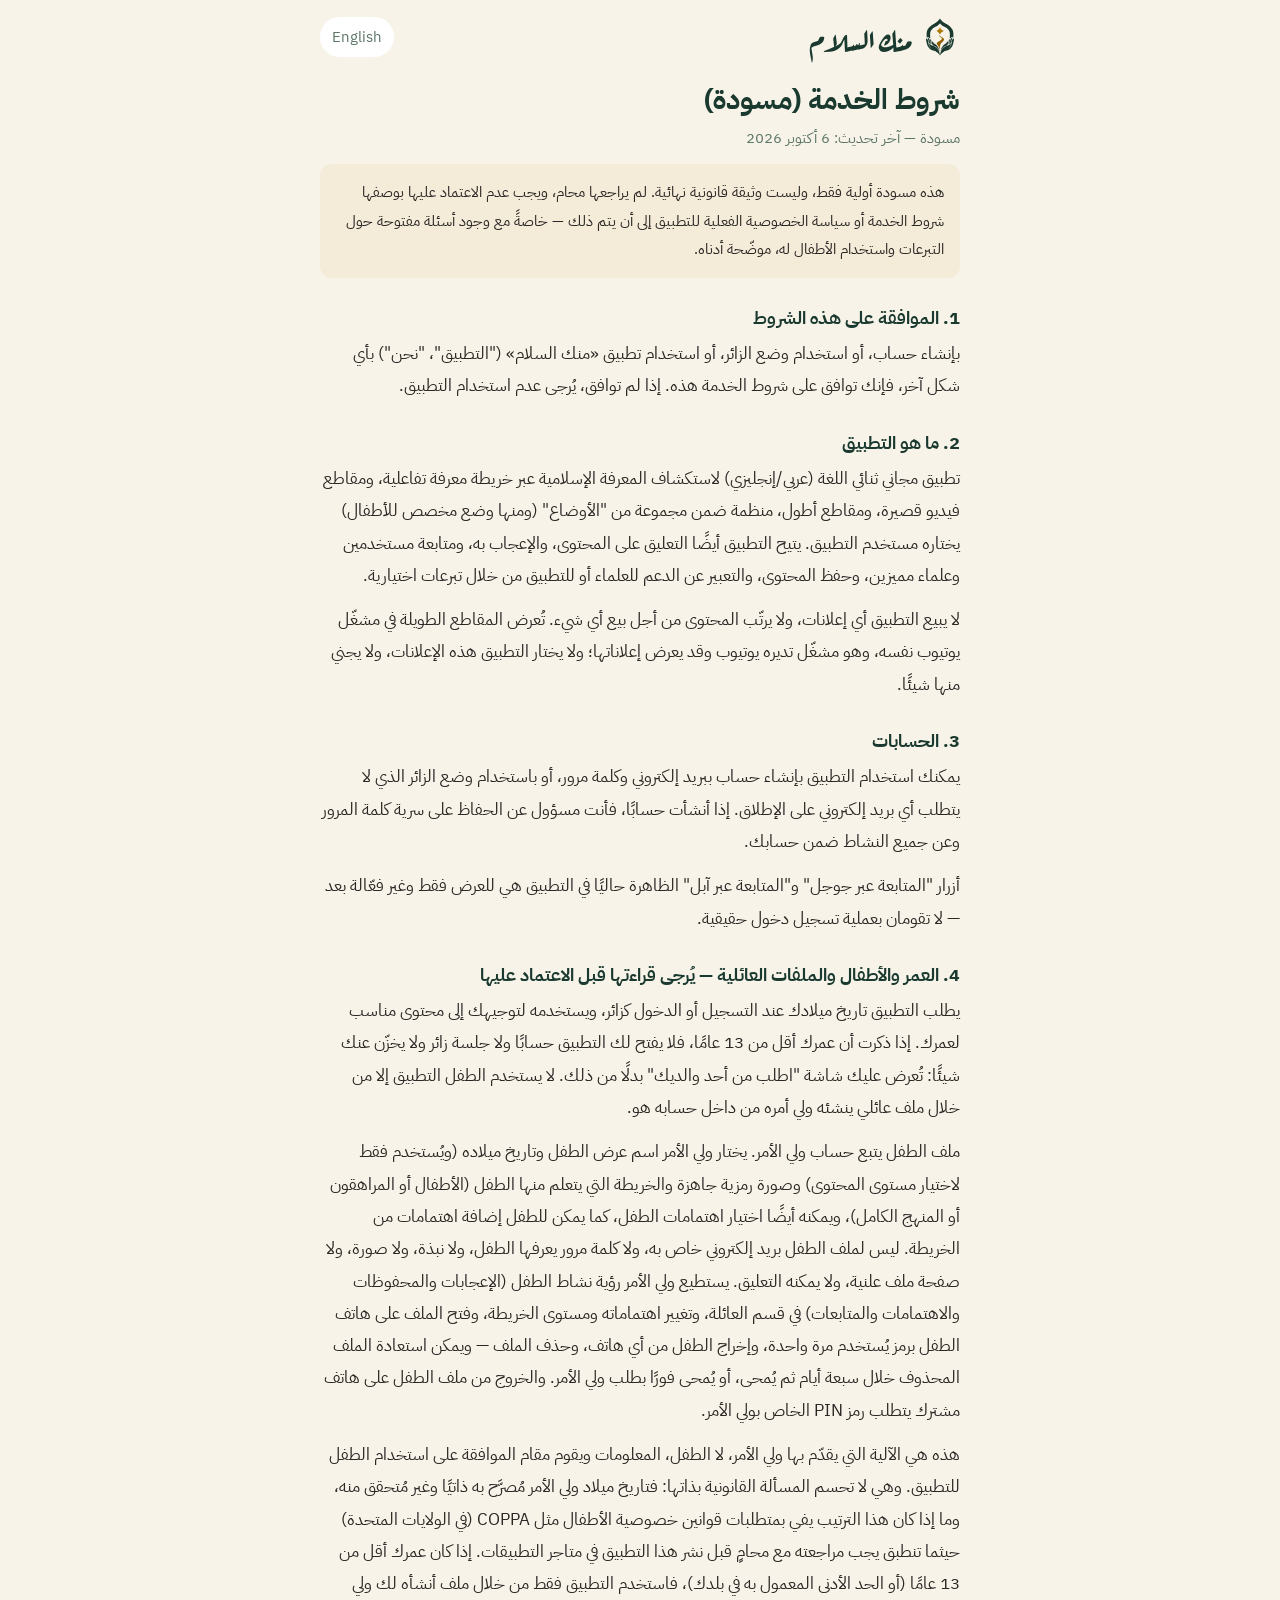
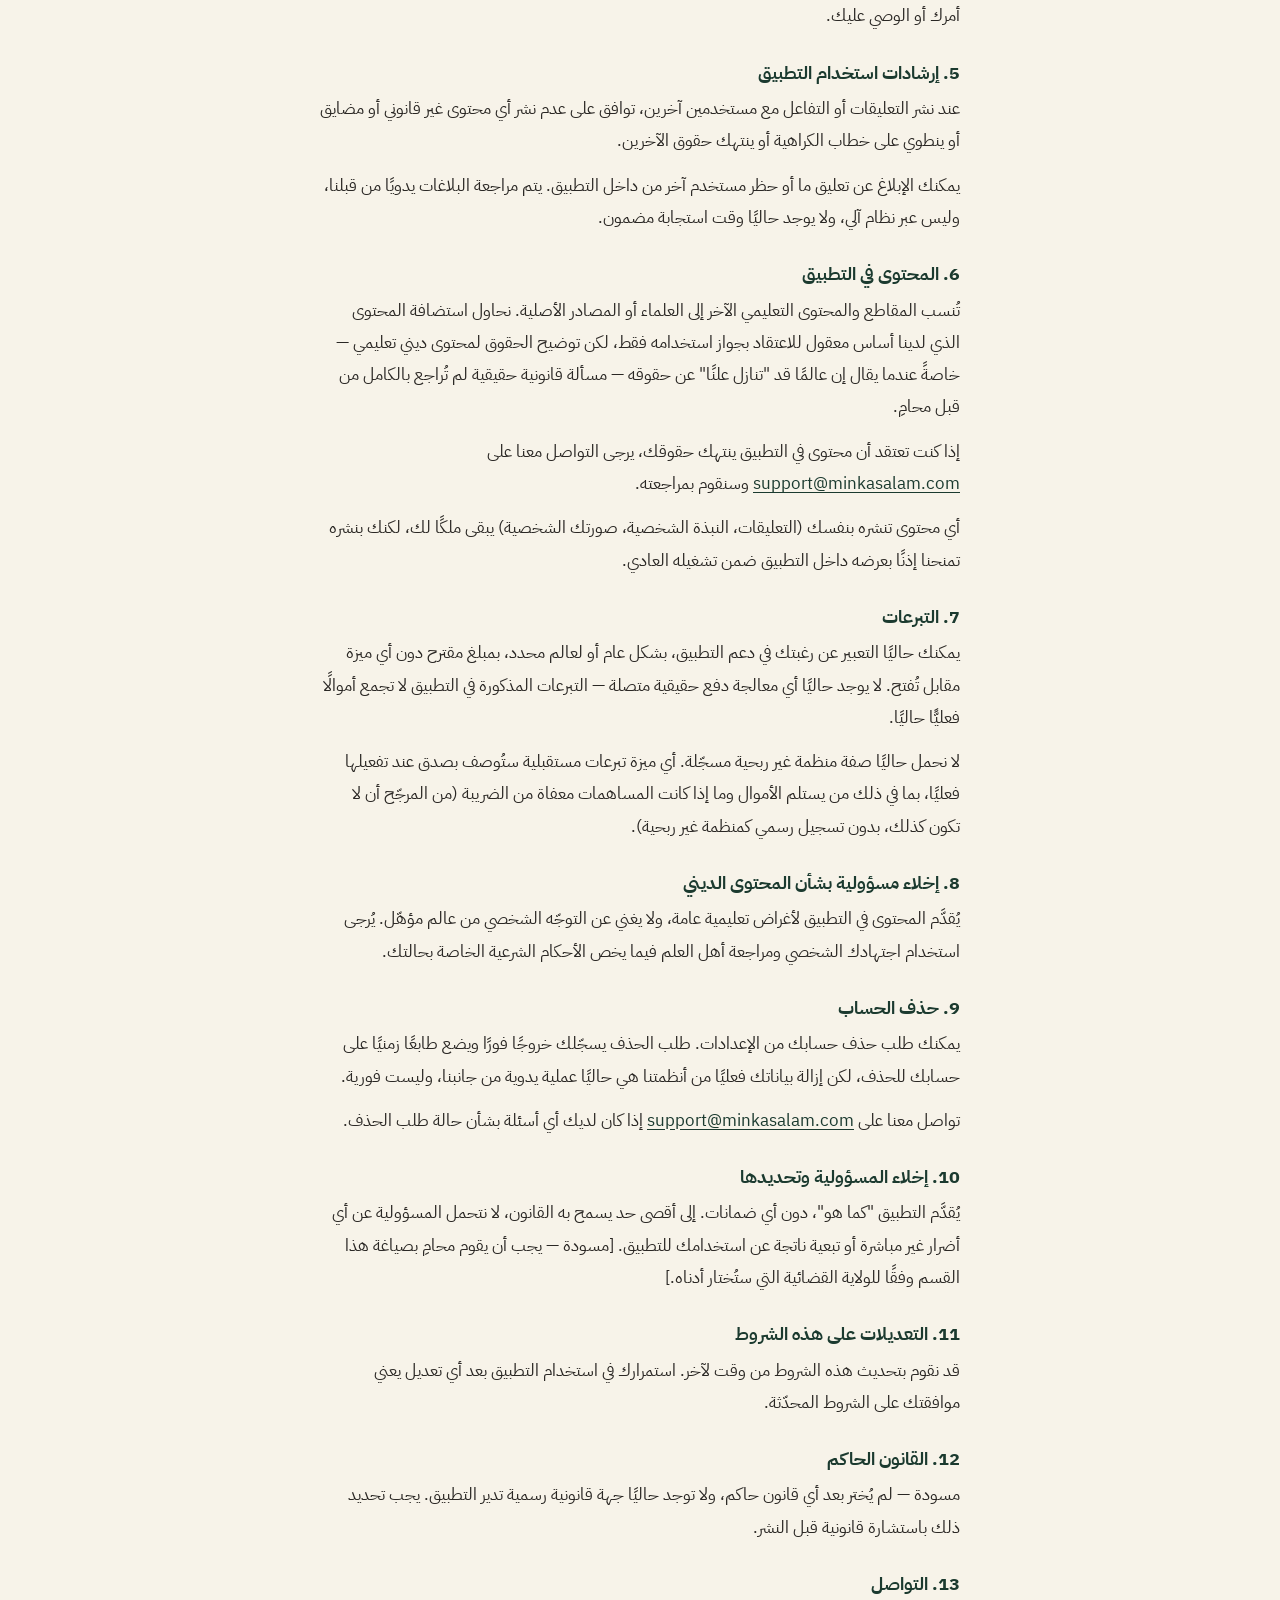
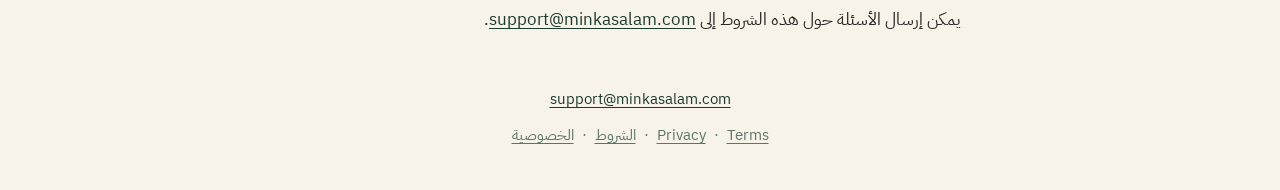
<file: ar/terms/index.html>
<!doctype html>
<html lang="ar" dir="rtl">
<head>
<meta charset="utf-8">
<meta name="viewport" content="width=device-width, initial-scale=1">
<title>شروط الخدمة (مسودة) · منك السلام</title>
<meta name="description" content="شروط الخدمة (مسودة) · منك السلام">
<link rel="canonical" href="https://minkasalam.com/ar/terms/">
<link rel="alternate" hreflang="en" href="https://minkasalam.com/terms/">
<link rel="alternate" hreflang="ar" href="https://minkasalam.com/ar/terms/">
<meta property="og:title" content="شروط الخدمة (مسودة) · منك السلام">
<meta property="og:description" content="شروط الخدمة (مسودة) · منك السلام">
<meta property="og:url" content="https://minkasalam.com/ar/terms/">
<meta property="og:type" content="website">
<meta property="og:image" content="https://minkasalam.com/brand/share.png">
<meta property="og:image:width" content="1200">
<meta property="og:image:height" content="630">
<meta property="og:image:alt" content="Minka Asalam · منك السلام">
<meta name="twitter:card" content="summary_large_image">
<link rel="icon" type="image/png" sizes="32x32" href="/brand/favicon-32.png">
<link rel="icon" type="image/png" sizes="48x48" href="/brand/favicon-48.png">
<link rel="icon" type="image/png" sizes="192x192" href="/brand/icon-192.png">
<link rel="apple-touch-icon" href="/brand/icon-192.png">
<meta name="theme-color" content="#F7F3E9" media="(prefers-color-scheme: light)">
<meta name="theme-color" content="#000B1A" media="(prefers-color-scheme: dark)">
<meta name="color-scheme" content="light dark">
<link rel="preconnect" href="https://fonts.googleapis.com">
<link rel="preconnect" href="https://fonts.gstatic.com" crossorigin>
<link href="https://fonts.googleapis.com/css2?family=Aref+Ruqaa:wght@700&family=IBM+Plex+Sans+Arabic:wght@400;500;700&display=swap" rel="stylesheet">
<link rel="stylesheet" href="/style.css">
</head>
<body>
<header class="top">
  <a class="mark" href="/ar/" aria-label="Minka Asalam"><picture>
    <source srcset="/brand/mark-on-dark.svg" media="(prefers-color-scheme: dark)">
    <img class="mark-logo" src="/brand/mark-on-cream.svg" width="40" height="40" alt="">
  </picture><span class="mark-ar" lang="ar" dir="rtl">منك السلام</span></a>
  <a class="switch" href="/terms/" lang="en" hreflang="en">English</a>
</header>
<main>
<article class="legal">
  <h1>شروط الخدمة (مسودة)</h1>
  <p class="updated">مسودة — آخر تحديث: 6 أكتوبر 2026</p>
  <p class="notice">هذه مسودة أولية فقط، وليست وثيقة قانونية نهائية. لم يراجعها محام، ويجب عدم الاعتماد عليها بوصفها شروط الخدمة أو سياسة الخصوصية الفعلية للتطبيق إلى أن يتم ذلك — خاصةً مع وجود أسئلة مفتوحة حول التبرعات واستخدام الأطفال له، موضّحة أدناه.</p>
  <section>
    <h2>1. الموافقة على هذه الشروط</h2>
    <p>بإنشاء حساب، أو استخدام وضع الزائر، أو استخدام تطبيق «منك السلام» (&quot;التطبيق&quot;، &quot;نحن&quot;) بأي شكل آخر، فإنك توافق على شروط الخدمة هذه. إذا لم توافق، يُرجى عدم استخدام التطبيق.</p>
  </section>
  <section>
    <h2>2. ما هو التطبيق</h2>
    <p>تطبيق مجاني ثنائي اللغة (عربي/إنجليزي) لاستكشاف المعرفة الإسلامية عبر خريطة معرفة تفاعلية، ومقاطع فيديو قصيرة، ومقاطع أطول، منظمة ضمن مجموعة من &quot;الأوضاع&quot; (ومنها وضع مخصص للأطفال) يختاره مستخدم التطبيق. يتيح التطبيق أيضًا التعليق على المحتوى، والإعجاب به، ومتابعة مستخدمين وعلماء مميزين، وحفظ المحتوى، والتعبير عن الدعم للعلماء أو للتطبيق من خلال تبرعات اختيارية.</p>
    <p>لا يبيع التطبيق أي إعلانات، ولا يرتّب المحتوى من أجل بيع أي شيء. تُعرض المقاطع الطويلة في مشغّل يوتيوب نفسه، وهو مشغّل تديره يوتيوب وقد يعرض إعلاناتها؛ ولا يختار التطبيق هذه الإعلانات، ولا يجني منها شيئًا.</p>
  </section>
  <section>
    <h2>3. الحسابات</h2>
    <p>يمكنك استخدام التطبيق بإنشاء حساب ببريد إلكتروني وكلمة مرور، أو باستخدام وضع الزائر الذي لا يتطلب أي بريد إلكتروني على الإطلاق. إذا أنشأت حسابًا، فأنت مسؤول عن الحفاظ على سرية كلمة المرور وعن جميع النشاط ضمن حسابك.</p>
    <p>أزرار &quot;المتابعة عبر جوجل&quot; و&quot;المتابعة عبر آبل&quot; الظاهرة حاليًا في التطبيق هي للعرض فقط وغير فعّالة بعد — لا تقومان بعملية تسجيل دخول حقيقية.</p>
  </section>
  <section>
    <h2>4. العمر والأطفال والملفات العائلية — يُرجى قراءتها قبل الاعتماد عليها</h2>
    <p>يطلب التطبيق تاريخ ميلادك عند التسجيل أو الدخول كزائر، ويستخدمه لتوجيهك إلى محتوى مناسب لعمرك. إذا ذكرت أن عمرك أقل من 13 عامًا، فلا يفتح لك التطبيق حسابًا ولا جلسة زائر ولا يخزّن عنك شيئًا: تُعرض عليك شاشة &quot;اطلب من أحد والديك&quot; بدلًا من ذلك. لا يستخدم الطفل التطبيق إلا من خلال ملف عائلي ينشئه ولي أمره من داخل حسابه هو.</p>
    <p>ملف الطفل يتبع حساب ولي الأمر. يختار ولي الأمر اسم عرض الطفل وتاريخ ميلاده (ويُستخدم فقط لاختيار مستوى المحتوى) وصورة رمزية جاهزة والخريطة التي يتعلم منها الطفل (الأطفال أو المراهقون أو المنهج الكامل)، ويمكنه أيضًا اختيار اهتمامات الطفل، كما يمكن للطفل إضافة اهتمامات من الخريطة. ليس لملف الطفل بريد إلكتروني خاص به، ولا كلمة مرور يعرفها الطفل، ولا نبذة، ولا صورة، ولا صفحة ملف علنية، ولا يمكنه التعليق. يستطيع ولي الأمر رؤية نشاط الطفل (الإعجابات والمحفوظات والاهتمامات والمتابعات) في قسم العائلة، وتغيير اهتماماته ومستوى الخريطة، وفتح الملف على هاتف الطفل برمز يُستخدم مرة واحدة، وإخراج الطفل من أي هاتف، وحذف الملف — ويمكن استعادة الملف المحذوف خلال سبعة أيام ثم يُمحى، أو يُمحى فورًا بطلب ولي الأمر. والخروج من ملف الطفل على هاتف مشترك يتطلب رمز PIN الخاص بولي الأمر.</p>
    <p>هذه هي الآلية التي يقدّم بها ولي الأمر، لا الطفل، المعلومات ويقوم مقام الموافقة على استخدام الطفل للتطبيق. وهي لا تحسم المسألة القانونية بذاتها: فتاريخ ميلاد ولي الأمر مُصرَّح به ذاتيًا وغير مُتحقق منه، وما إذا كان هذا الترتيب يفي بمتطلبات قوانين خصوصية الأطفال مثل COPPA (في الولايات المتحدة) حيثما تنطبق يجب مراجعته مع محامٍ قبل نشر هذا التطبيق في متاجر التطبيقات. إذا كان عمرك أقل من 13 عامًا (أو الحد الأدنى المعمول به في بلدك)، فاستخدم التطبيق فقط من خلال ملف أنشأه لك ولي أمرك أو الوصي عليك.</p>
  </section>
  <section>
    <h2>5. إرشادات استخدام التطبيق</h2>
    <p>عند نشر التعليقات أو التفاعل مع مستخدمين آخرين، توافق على عدم نشر أي محتوى غير قانوني أو مضايق أو ينطوي على خطاب الكراهية أو ينتهك حقوق الآخرين.</p>
    <p>يمكنك الإبلاغ عن تعليق ما أو حظر مستخدم آخر من داخل التطبيق. يتم مراجعة البلاغات يدويًا من قبلنا، وليس عبر نظام آلي، ولا يوجد حاليًا وقت استجابة مضمون.</p>
  </section>
  <section>
    <h2>6. المحتوى في التطبيق</h2>
    <p>تُنسب المقاطع والمحتوى التعليمي الآخر إلى العلماء أو المصادر الأصلية. نحاول استضافة المحتوى الذي لدينا أساس معقول للاعتقاد بجواز استخدامه فقط، لكن توضيح الحقوق لمحتوى ديني تعليمي — خاصةً عندما يقال إن عالمًا قد &quot;تنازل علنًا&quot; عن حقوقه — مسألة قانونية حقيقية لم تُراجع بالكامل من قبل محامِ.</p>
    <p>إذا كنت تعتقد أن محتوى في التطبيق ينتهك حقوقك، يرجى التواصل معنا على <a class="email" href="mailto:support@minkasalam.com" dir="ltr">support@minkasalam.com</a> وسنقوم بمراجعته.</p>
    <p>أي محتوى تنشره بنفسك (التعليقات، النبذة الشخصية، صورتك الشخصية) يبقى ملكًا لك، لكنك بنشره تمنحنا إذنًا بعرضه داخل التطبيق ضمن تشغيله العادي.</p>
  </section>
  <section>
    <h2>7. التبرعات</h2>
    <p>يمكنك حاليًا التعبير عن رغبتك في دعم التطبيق، بشكل عام أو لعالم محدد، بمبلغ مقترح دون أي ميزة مقابل تُفتح. لا يوجد حاليًا أي معالجة دفع حقيقية متصلة — التبرعات المذكورة في التطبيق لا تجمع أموالًا فعليًّا حاليًا.</p>
    <p>لا نحمل حاليًا صفة منظمة غير ربحية مسجّلة. أي ميزة تبرعات مستقبلية ستُوصف بصدق عند تفعيلها فعليًا، بما في ذلك من يستلم الأموال وما إذا كانت المساهمات معفاة من الضريبة (من المرجّح أن لا تكون كذلك، بدون تسجيل رسمي كمنظمة غير ربحية).</p>
  </section>
  <section>
    <h2>8. إخلاء مسؤولية بشأن المحتوى الديني</h2>
    <p>يُقدَّم المحتوى في التطبيق لأغراض تعليمية عامة، ولا يغني عن التوجّه الشخصي من عالم مؤهّل. يُرجى استخدام اجتهادك الشخصي ومراجعة أهل العلم فيما يخص الأحكام الشرعية الخاصة بحالتك.</p>
  </section>
  <section>
    <h2>9. حذف الحساب</h2>
    <p>يمكنك طلب حذف حسابك من الإعدادات. طلب الحذف يسجّلك خروجًا فورًا ويضع طابعًا زمنيًا على حسابك للحذف، لكن إزالة بياناتك فعليًا من أنظمتنا هي حاليًا عملية يدوية من جانبنا، وليست فورية.</p>
    <p>تواصل معنا على <a class="email" href="mailto:support@minkasalam.com" dir="ltr">support@minkasalam.com</a> إذا كان لديك أي أسئلة بشأن حالة طلب الحذف.</p>
  </section>
  <section>
    <h2>10. إخلاء المسؤولية وتحديدها</h2>
    <p>يُقدَّم التطبيق &quot;كما هو&quot;، دون أي ضمانات. إلى أقصى حد يسمح به القانون، لا نتحمل المسؤولية عن أي أضرار غير مباشرة أو تبعية ناتجة عن استخدامك للتطبيق. [مسودة — يجب أن يقوم محامِ بصياغة هذا القسم وفقًا للولاية القضائية التي ستُختار أدناه.]</p>
  </section>
  <section>
    <h2>11. التعديلات على هذه الشروط</h2>
    <p>قد نقوم بتحديث هذه الشروط من وقت لآخر. استمرارك في استخدام التطبيق بعد أي تعديل يعني موافقتك على الشروط المحدّثة.</p>
  </section>
  <section>
    <h2>12. القانون الحاكم</h2>
    <p>مسودة — لم يُختر بعد أي قانون حاكم، ولا توجد حاليًا جهة قانونية رسمية تدير التطبيق. يجب تحديد ذلك باستشارة قانونية قبل النشر.</p>
  </section>
  <section>
    <h2>13. التواصل</h2>
    <p>يمكن إرسال الأسئلة حول هذه الشروط إلى <a class="email" href="mailto:support@minkasalam.com" dir="ltr">support@minkasalam.com</a>.</p>
  </section>
</article>
</main>
<footer class="foot">
  <p><a class="email" href="mailto:support@minkasalam.com" dir="ltr">support@minkasalam.com</a></p>
  <nav class="links">
    <a href="/terms/">Terms</a><span aria-hidden="true">·</span>
    <a href="/privacy/">Privacy</a><span aria-hidden="true">·</span>
    <a href="/ar/terms/" lang="ar">الشروط</a><span aria-hidden="true">·</span>
    <a href="/ar/privacy/" lang="ar">الخصوصية</a>
  </nav>
</footer>
</body>
</html>
</file>
<file: style.css>
/* The app's palette (mobile/src/constants/brand.ts): cream ground, ink
   green, gold for the tagline; dark mode is the app's navy family. */
:root {
  --bg: #F7F3E9;
  --ink: #1B3A2F;
  --text: #2A2724;
  --muted: #5B7566;
  --gold-text: #86653A;
  --tint-gold: #F5EBD9;
  --rule: #D9C9A3;
  --chip: #FFFFFF;
  --calligraphy: 'Aref Ruqaa', 'IBM Plex Sans Arabic', serif;
  --body: 'IBM Plex Sans Arabic', system-ui, -apple-system, 'Segoe UI', sans-serif;
  color-scheme: light;
}
@media (prefers-color-scheme: dark) {
  :root {
    --bg: #000B1A;
    --ink: #EDE9DC;
    --text: #EDE9DC;
    --muted: #8FA396;
    --gold-text: #D4AC77;
    --tint-gold: #2A2214;
    --rule: #3A4458;
    --chip: #0F1B2D;
    color-scheme: dark;
  }
}

*, *::before, *::after { box-sizing: border-box; }

html { -webkit-text-size-adjust: 100%; }

body {
  margin: 0;
  background: var(--bg);
  color: var(--text);
  font-family: var(--body);
  font-size: 17px;
  line-height: 1.65;
}

/* Arabic needs room for its marks above and below the line. */
html[lang="ar"] body { line-height: 1.9; }

a { color: var(--ink); text-underline-offset: 3px; }
a:focus-visible { outline: 2px solid var(--gold-text); outline-offset: 3px; border-radius: 4px; }

.email { overflow-wrap: anywhere; }

.links { display: flex; gap: 8px; justify-content: center; flex-wrap: wrap; }

/* ---- The coming-soon page ---- */

body.soon {
  min-height: 100vh;
  min-height: 100dvh;
  display: flex;
  flex-direction: column;
  padding-inline: 20px;
  text-align: center;
}
.soon-main {
  margin-block: auto;
  padding-block: 56px 32px;
  display: flex;
  flex-direction: column;
  align-items: center;
}
.name {
  font-family: var(--calligraphy);
  font-weight: 700;
  font-size: clamp(56px, 16vw, 96px);
  line-height: 1.5;
  color: var(--ink);
  margin: 0;
}
.name-small { font-size: 48px; }
.latin {
  margin: 6px 0 0;
  font-size: 15px;
  letter-spacing: 0.14em;
  text-transform: uppercase;
  color: var(--muted);
}
.rule { width: 56px; height: 1px; background: var(--rule); margin: 28px 0; }
/* The logo grows with the name on bigger screens (112 on a phone, up to 152),
   keeping the phone's balance: about a third of the name's width (owner's
   pick, 5 Oct, after a measured check). */
.logo { width: clamp(112px, 24vw, 152px); height: clamp(112px, 24vw, 152px); margin-bottom: 4px; }
.tag { margin: 0; font-size: 18px; line-height: 1.7; color: var(--gold-text); }
html[lang="ar"] .tag { font-size: 22px; line-height: 1.9; }
.when { margin: 30px 0 0; font-size: 16px; }
.soon-foot {
  padding-block: 16px 32px;
  display: flex;
  flex-direction: column;
  gap: 6px;
  font-size: 14px;
  color: var(--muted);
}
.soon-foot .mail { margin: 0; font-size: 16px; }
.soon-foot .links a { color: var(--muted); }

/* ---- The legal pages ---- */

.top, main, .foot {
  max-width: 680px;
  margin: 0 auto;
  padding-inline: 20px;
}
.top {
  display: flex;
  align-items: center;
  justify-content: space-between;
  gap: 12px;
  padding-block: 16px;
}
.mark {
  display: flex;
  align-items: center;
  gap: 8px;
  text-decoration: none;
}
.mark picture { display: flex; }
.mark-logo { width: 40px; height: 40px; }
.mark-ar { font-family: var(--calligraphy); font-weight: 700; font-size: 30px; line-height: 1.4; }
.switch {
  color: var(--muted);
  font-size: 15px;
  text-decoration: none;
  padding: 6px 12px;
  border-radius: 999px;
  background: var(--chip);
}

.legal h1, .legal h2 { color: var(--ink); line-height: 1.35; text-wrap: balance; }
.legal { padding-block: 8px; }
.legal h1 { font-size: 28px; margin: 0 0 4px; }
.legal h2 { font-size: 18px; margin: 28px 0 8px; }
.legal p { margin: 0 0 12px; }
.updated { color: var(--muted); font-size: 15px; }
.notice {
  background: var(--tint-gold);
  border-radius: 12px;
  padding: 14px 16px;
  font-size: 15px;
}

.foot {
  padding-block: 28px 40px;
  color: var(--muted);
  font-size: 15px;
  text-align: center;
}
.foot p { margin: 0 0 8px; }
.foot .links a { color: var(--muted); }
</file>
